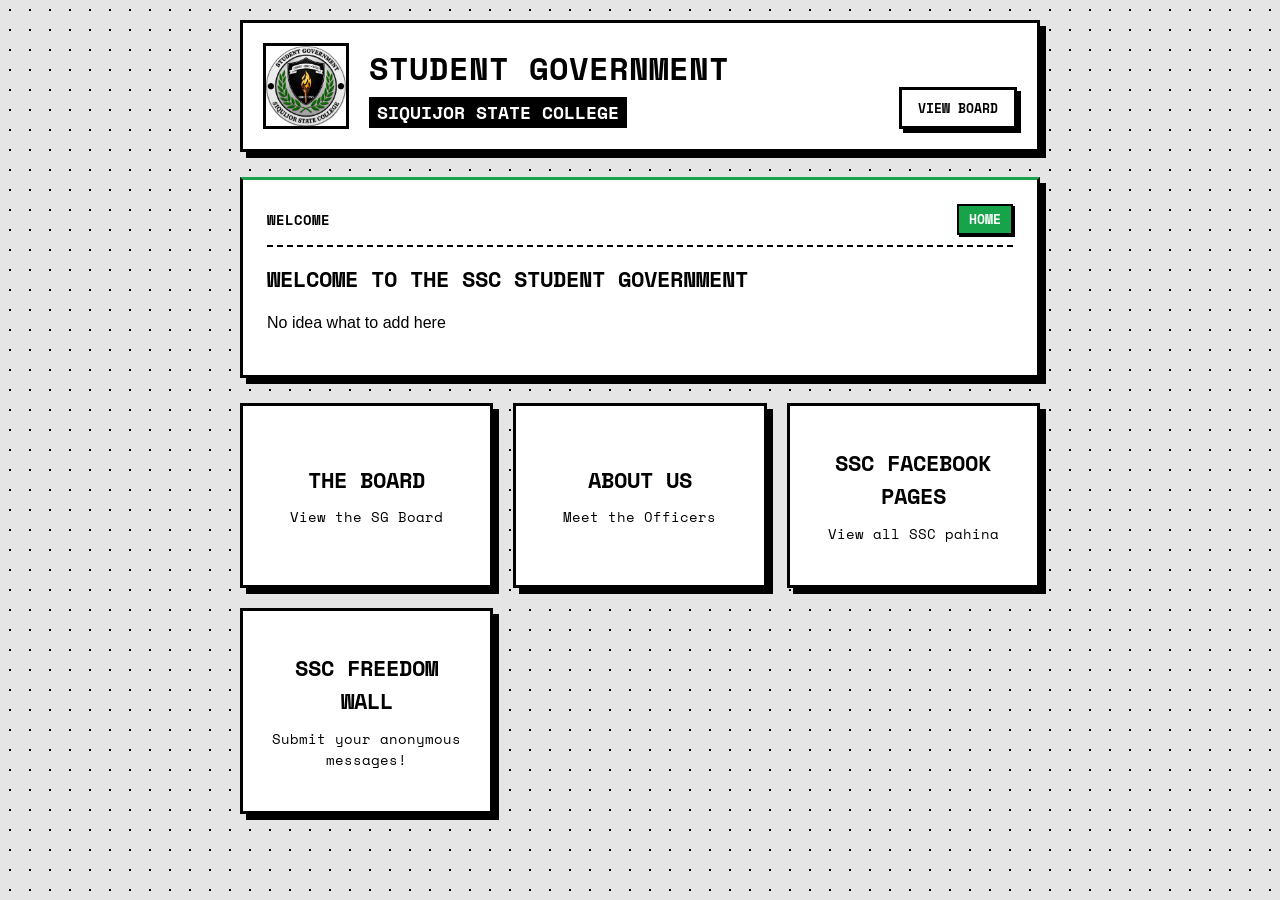
<file: index.html>
<!DOCTYPE html>
<html lang="en">
<head>
    <meta charset="UTF-8">
    <meta name="viewport" content="width=device-width, initial-scale=1.0">
    <meta name="description" content="Unofficial SSC Student Government Website">
    <title>SSC Student Government</title>
    <link href="https://fonts.googleapis.com/css2?family=Space+Mono:ital,wght@0,400;0,700;1,400;1,700&display=swap" rel="stylesheet">
    <link rel="stylesheet" href="style.css">
</head>
<body>
    <div class="container">
        <header class="header window-box">
            <div class="header-branding">
                <img src="logo.jpg" alt="SSC SG Logo" class="sg-logo" onerror="this.style.display='none'">
                <div>
                    <h1>STUDENT GOVERNMENT</h1>
                    <p class="subtitle">SIQUIJOR STATE COLLEGE</p>
                </div>
            </div>
            <div class="toggle-wrapper">
                <a href="board/" style="text-decoration: none;">
                    <button class="btn-retro">VIEW BOARD</button>
                </a>
            </div>
        </header>

        <main class="board">
            
            <div class="card window-box" style="border-top-color: var(--ssc-green);">
                <div class="card-header">
                    <div class="date">WELCOME</div>
                    <div class="badge" style="background-color: var(--ssc-green); color: white;">HOME</div>
                </div>
                <h3>Welcome to the SSC Student Government</h3>
                <div class="markdown-content" style="margin-top: 15px;">
                    <p>No idea what to add here</p>
                </div>
            </div>

            <div style="display: grid; grid-template-columns: repeat(auto-fit, minmax(250px, 1fr)); gap: 20px;">
                
                <a href="board/" class="card window-box clickable" style="text-decoration: none; color: inherit; display: flex; flex-direction: column; align-items: center; text-align: center; justify-content: center; padding: 40px 20px;">
                    <h3>THE BOARD</h3>
                    <p style="margin: 10px 0 0 0; font-size: 0.9rem;">View the SG Board</p>
                </a>

                <a href="officers/" class="card window-box clickable" style="text-decoration: none; color: inherit; display: flex; flex-direction: column; align-items: center; text-align: center; justify-content: center; padding: 40px 20px;">
                    <h3>ABOUT US</h3>
                    <p style="margin: 10px 0 0 0; font-size: 0.9rem;">Meet the Officers</p>
                </a>
                <a href="fbpages/" class="card window-box clickable" style="text-decoration: none; color: inherit; display: flex; flex-direction: column; align-items: center; text-align: center; justify-content: center; padding: 40px 20px;">
                    <h3>SSC Facebook Pages</h3>
                    <p style="margin: 10px 0 0 0; font-size: 0.9rem;">View all SSC pahina</p>
                </a>
                <a href="freedomwall/" class="card window-box clickable" style="text-decoration: none; color: inherit; display: flex; flex-direction: column; align-items: center; text-align: center; justify-content: center; padding: 40px 20px;">
                    <h3>SSC Freedom Wall</h3>
                    <p style="margin: 10px 0 0 0; font-size: 0.9rem;">Submit your anonymous messages!</p>
                </a>
            </div>
        </main>
    </div>
</body>
</html>
</file>
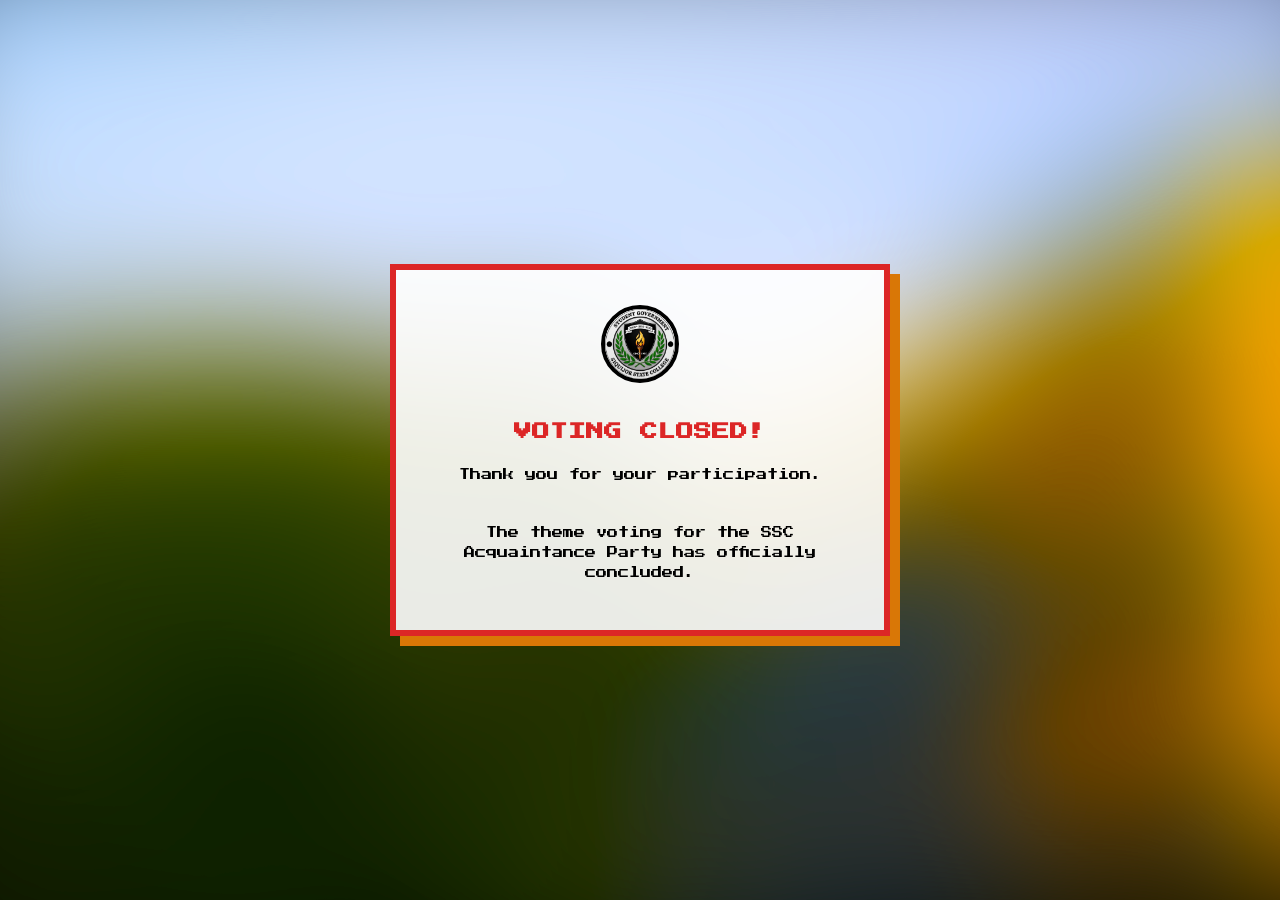
<file: acquaintance/index.html>
<!DOCTYPE html>
<html lang="en">
<head>
    <meta charset="UTF-8">
    <meta name="viewport" content="width=device-width, initial-scale=1.0">
    <title>SSC Acquaintance Theme Voting - CLOSED</title>
    <link href="https://fonts.googleapis.com/css2?family=Press+Start+2P&display=swap" rel="stylesheet">
    <style>
        :root { --dynamic-border: #dc2626; --ssc-gold: #d97706; --brand-black: #000000; }
        
        body, html { 
            margin: 0; 
            padding: 0; 
            width: 100%; 
            min-height: 100%; 
            font-family: 'Press Start 2P', cursive; 
            color: var(--brand-black); 
            background-color: var(--brand-black); 
            display: flex;
            justify-content: center;
            align-items: center;
        }
        
        .bg-layer { 
            position: fixed; 
            top: -10%; 
            left: -10%; 
            width: 120%; 
            height: 120%; 
            background-size: cover; 
            background-position: center center; 
            background-repeat: no-repeat; 
            z-index: 1; 
            filter: blur(80px) saturate(200%);
        }
        
        #bg-layer-1 { opacity: 1; background-image: url('back.jpeg'); } 
        
        .container { 
            position: relative; 
            width: 90%; 
            max-width: 500px; 
            margin: 40px 0;
            background: rgba(255, 255, 255, 0.9); 
            backdrop-filter: blur(5px); 
            border: 6px solid var(--dynamic-border); 
            box-shadow: 10px 10px 0px var(--ssc-gold); 
            z-index: 10; 
            display: flex; 
            flex-direction: column; 
            padding: 35px 25px; 
            box-sizing: border-box; 
        }

        .logo-box { text-align: center; margin-bottom: 25px; }
        .logo-box img { width: 70px; height: 70px; border: 4px solid var(--brand-black); background: #fff; border-radius: 50%; object-fit: cover; }
        
        #response-msg { text-align: center; display: block; }
        #response-msg h2 { font-size: 1.1rem; margin: 10px 0 20px 0; text-transform: uppercase; line-height: 1.5; color: var(--dynamic-border); }
        #response-msg p { font-size: 0.7rem; line-height: 1.8; color: var(--brand-black); }
    </style>
</head>
<body>

    <div id="bg-layer-1" class="bg-layer"></div>

    <div class="container">
        <div class="logo-box"><img src="../logo.jpg" alt="SSC Logo"></div>

        <div id="response-msg">
            <h2>VOTING CLOSED!</h2>
            <p>Thank you for your participation.</p>
            <br>
            <p>The theme voting for the SSC Acquaintance Party has officially concluded.</p>
        </div>
    </div>

</body>
</html>
</file>
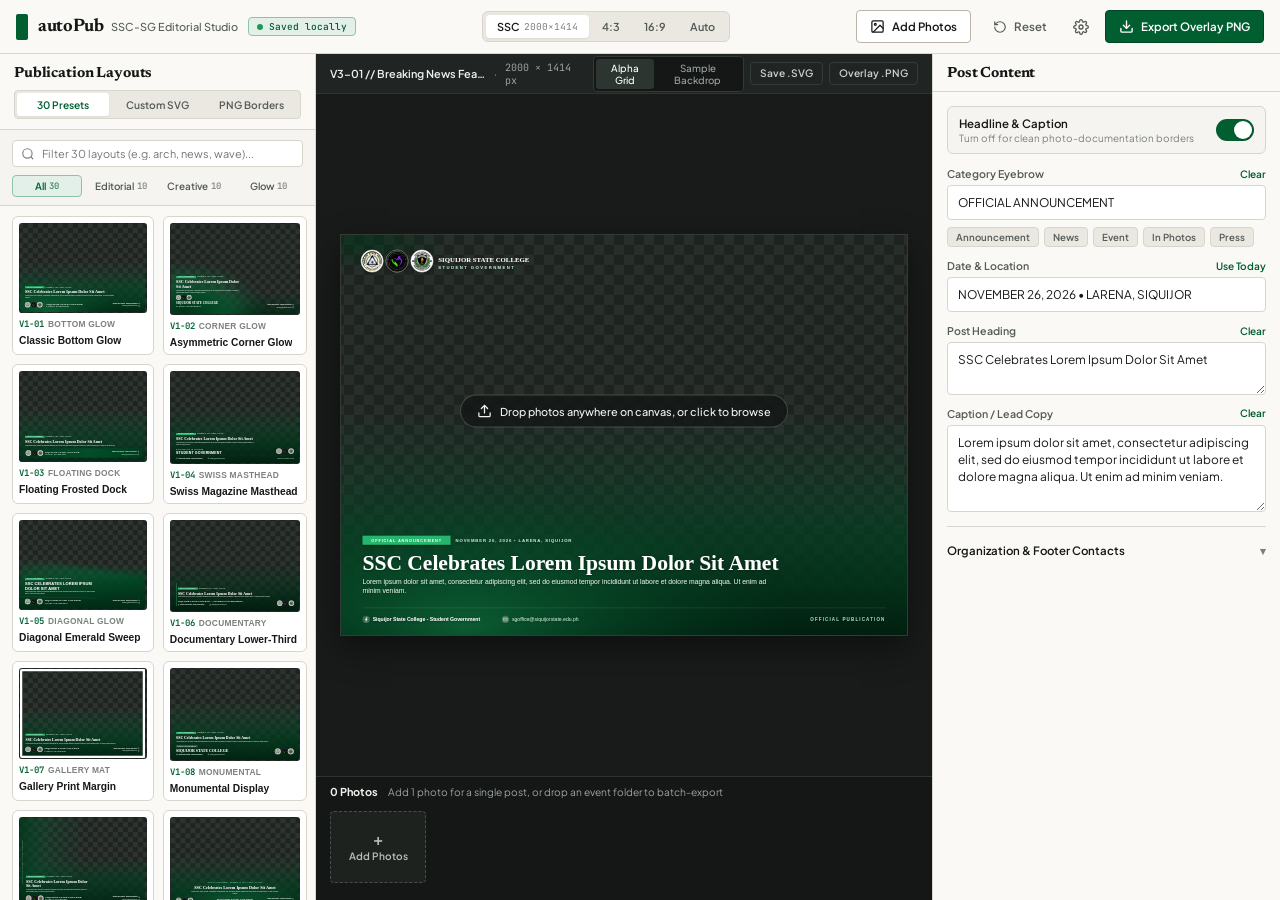
<file: autoposter/index.html>
<!DOCTYPE html>
<html lang="en">
<head>
  <meta charset="UTF-8">
  <meta name="viewport" content="width=device-width, initial-scale=1.0">
  <title>autoPub Studio — SSC-SG Publication &amp; Frame Maker</title>
  <script>
    (function() {
      var p = window.location.pathname;
      if (!p.endsWith('/') && !p.match(/\.[a-zA-Z0-9]+$/)) {
        document.write('<base href="' + p + '/">');
        try { window.history.replaceState(null, '', p + '/' + window.location.search + window.location.hash); } catch(e) {}
      }
    })();
  </script>
  <meta name="description" content="Offline editorial studio for Siquijor State College Student Government pubmats: 30 transparent editable SVG layouts, live typography, and batch framing.">
  <link rel="shortcut icon" href="4x3.png" type="image/png">
  <!-- Editorial & Humanist Typography (gracefully falls back offline to Noto Serif, Lato, Ubuntu Mono) -->
  <link rel="preconnect" href="https://fonts.googleapis.com">
  <link rel="preconnect" href="https://fonts.gstatic.com" crossorigin>
  <link href="https://fonts.googleapis.com/css2?family=JetBrains+Mono:wght@400;500;600&amp;family=Lato:wght@400;700;900&amp;family=Newsreader:opsz,wght@6..72,600;6..72,700&amp;family=Noto+Serif:wght@700&amp;family=Plus+Jakarta+Sans:wght@400;500;600;700&amp;display=swap" rel="stylesheet">
  <link rel="stylesheet" href="style.css?v=6">
  <link rel="manifest" href="manifest.json">
</head>
<body>
  <div class="studio-shell">
    <!-- =================================================================== -->
    <!-- TOP COMMAND BAR                                                     -->
    <!-- =================================================================== -->
    <header class="topbar">
      <div class="topbar-brand">
        <span class="brand-mark" aria-hidden="true"></span>
        <div class="brand-copy">
          <span class="brand-title">autoPub</span>
          <span class="brand-sub">SSC-SG Editorial Studio</span>
        </div>
        <span class="save-pill" id="saveStatusBadge" title="All photos, crops, and text edits are automatically saved locally in your browser">
          <span class="save-dot" aria-hidden="true"></span>
          <span id="saveStatusText">Saved locally</span>
        </span>
      </div>

      <!-- Center Format / Aspect Switcher -->
      <div class="topbar-center">
        <div class="segmented-control" id="ratioSegmented" role="group" aria-label="Output aspect ratio">
          <button type="button" class="seg-btn active" data-ratio="ssc" title="SSC Native A4 Landscape (2000×1414)">
            SSC <span class="mono-dim">2000×1414</span>
          </button>
          <button type="button" class="seg-btn" data-ratio="4:3" title="Standard 4:3 Landscape">
            4:3
          </button>
          <button type="button" class="seg-btn" data-ratio="16:9" title="Widescreen 16:9">
            16:9
          </button>
          <button type="button" class="seg-btn" data-ratio="auto" title="Auto-detect 4:3 or 16:9 per photo">
            Auto
          </button>
        </div>
      </div>

      <!-- Right Global Actions -->
      <div class="topbar-actions">
        <input type="file" id="fileInput" multiple accept="image/png, image/jpeg, image/webp" hidden>
        <button type="button" id="btnAddPhotosTop" class="btn btn-secondary">
          <svg width="15" height="15" viewBox="0 0 24 24" fill="none" stroke="currentColor" stroke-width="2" stroke-linecap="round" stroke-linejoin="round"><rect x="3" y="3" width="18" height="18" rx="2"/><circle cx="8.5" cy="8.5" r="1.5"/><path d="m21 15-5-5L5 21"/></svg>
          <span>Add Photos</span>
        </button>

        <div class="export-Menu-wrap">
          <button type="button" id="btnResetWorkspace" class="btn btn-ghost btn-reset-top" title="Reset all progress, photos, and text back to defaults">
            <svg width="14" height="14" viewBox="0 0 24 24" fill="none" stroke="currentColor" stroke-width="2" stroke-linecap="round" stroke-linejoin="round"><path d="M3 12a9 9 0 1 0 9-9 9.75 9.75 0 0 0-6.74 2.74L3 8"/><path d="M3 3v5h5"/></svg>
            <span>Reset</span>
          </button>
          <button type="button" id="btnOpenSettings" class="btn btn-ghost btn-icon" title="Export Format &amp; Resolution Settings" aria-label="Export settings">
            <svg width="16" height="16" viewBox="0 0 24 24" fill="none" stroke="currentColor" stroke-width="2" stroke-linecap="round" stroke-linejoin="round"><circle cx="12" cy="12" r="3"/><path d="M19.4 15a1.65 1.65 0 0 0 .33 1.82l.06.06a2 2 0 0 1 0 2.83 2 2 0 0 1-2.83 0l-.06-.06a1.65 1.65 0 0 0-1.82-.33 1.65 1.65 0 0 0-1 1.51V21a2 2 0 0 1-2 2 2 2 0 0 1-2-2v-.09A1.65 1.65 0 0 0 9 19.4a1.65 1.65 0 0 0-1.82.33l-.06.06a2 2 0 0 1-2.83 0 2 2 0 0 1 0-2.83l.06-.06a1.65 1.65 0 0 0 .33-1.82 1.65 1.65 0 0 0-1.51-1H3a2 2 0 0 1-2-2 2 2 0 0 1 2-2h.09A1.65 1.65 0 0 0 4.6 9a1.65 1.65 0 0 0-.33-1.82l-.06-.06a2 2 0 0 1 0-2.83 2 2 0 0 1 2.83 0l.06.06a1.65 1.65 0 0 0 1.82.33H9a1.65 1.65 0 0 0 1-1.51V3a2 2 0 0 1 2-2 2 2 0 0 1 2 2v.09a1.65 1.65 0 0 0 1 1.51 1.65 1.65 0 0 0 1.82-.33l.06-.06a2 2 0 0 1 2.83 0 2 2 0 0 1 0 2.83l-.06.06a1.65 1.65 0 0 0-.33 1.82V9a1.65 1.65 0 0 0 1.51 1H21a2 2 0 0 1 2 2 2 2 0 0 1-2 2h-.09a1.65 1.65 0 0 0-1.51 1z"/></svg>
          </button>
        </div>

        <button type="button" id="btnPrimaryExport" class="btn btn-primary" title="Export active post or download all photos as ZIP">
          <svg width="15" height="15" viewBox="0 0 24 24" fill="none" stroke="currentColor" stroke-width="2.2" stroke-linecap="round" stroke-linejoin="round"><path d="M21 15v4a2 2 0 0 1-2 2H5a2 2 0 0 1-2-2v-4"/><polyline points="7 10 12 15 17 10"/><line x1="12" y1="15" x2="12" y2="3"/></svg>
          <span id="primaryExportLabel">Export Overlay PNG</span>
        </button>
      </div>
    </header>

    <!-- Mobile Panel Switcher (Visible on tablets/phones only) -->
    <nav class="mobile-workspace-tabs" id="mobileWorkspaceTabs" aria-label="Workspace panels">
      <button type="button" class="mob-tab active" data-pane="stage">Canvas &amp; Photos</button>
      <button type="button" class="mob-tab" data-pane="templates">Layouts (30)</button>
      <button type="button" class="mob-tab" data-pane="inspector">Edit Text</button>
    </nav>

    <!-- =================================================================== -->
    <!-- 3-ZONE STUDIO BODY                                                  -->
    <!-- =================================================================== -->
    <main class="studio-main">
      <!-- ZONE 1 (LEFT): LAYOUTS & CUSTOM ASSETS DRAWER -->
      <aside class="panel panel-left" id="paneTemplates">
        <div class="panel-header">
          <h2 class="panel-title">Publication Layouts</h2>
          <div class="mode-pills" id="templateModeTabs">
            <button type="button" class="mode-pill active" data-mode="preset">30 Presets</button>
            <button type="button" class="mode-pill" data-mode="svg">Custom SVG</button>
            <button type="button" class="mode-pill" data-mode="png">PNG Borders</button>
          </div>
        </div>

        <!-- Mode A: 30 Built-in SSC-SG Presets -->
        <div id="panelModePreset" class="drawer-body">
          <div class="drawer-controls">
            <div class="search-box">
              <svg class="search-icon" width="14" height="14" viewBox="0 0 24 24" fill="none" stroke="currentColor" stroke-width="2"><circle cx="11" cy="11" r="8"/><line x1="21" y1="21" x2="16.65" y2="16.65"/></svg>
              <input type="search" id="presetSearchInput" placeholder="Filter 30 layouts (e.g. arch, news, wave)...">
            </div>
            <div class="filter-tabs" id="presetSeriesFilter">
              <button type="button" class="filter-tab active" data-series="all">All <span>30</span></button>
              <button type="button" class="filter-tab" data-series="drafts_v3">Editorial <span>10</span></button>
              <button type="button" class="filter-tab" data-series="drafts_v2">Creative <span>10</span></button>
              <button type="button" class="filter-tab" data-series="drafts">Glow <span>10</span></button>
            </div>
          </div>

          <div id="presetGalleryGrid" class="preset-grid" role="listbox" aria-label="30 SSC-SG pubmat templates">
            <!-- Populated by app.js -->
          </div>
        </div>

        <!-- Mode B: Upload Custom Editable SVG -->
        <div id="panelModeSvg" class="drawer-body" hidden>
          <div class="drawer-pad">
            <p class="helper-note">
              Upload any transparent <code>.svg</code> template (including files edited in Inkscape or Figma). Text elements with IDs <code>field-heading</code>, <code>field-caption</code>, <code>field-category</code>, and <code>field-date</code> remain live-editable in the right panel.
            </p>
            <div class="upload-slot-card">
              <div class="slot-thumb checker-bg">
                <img id="previewCustomSvg" alt="Uploaded SVG preview" hidden>
                <span id="placeholderCustomSvg" class="slot-empty-label">No SVG loaded</span>
              </div>
              <div class="slot-meta">
                <strong id="customSvgFilename">Upload .svg overlay</strong>
                <span id="badgeStatusSvg" class="status-tag">Waiting for file</span>
              </div>
              <div class="slot-btns">
                <input type="file" id="inputCustomSvg" accept=".svg,image/svg+xml" hidden>
                <button type="button" id="btnUploadCustomSvg" class="btn btn-secondary btn-sm">Choose .SVG</button>
                <button type="button" id="btnClearCustomSvg" class="btn btn-ghost btn-sm">Clear</button>
              </div>
            </div>
          </div>
        </div>

        <!-- Mode C: Static PNG Borders (4:3 & 16:9) -->
        <div id="panelModePng" class="drawer-body" hidden>
          <div class="drawer-pad">
            <p class="helper-note">
              Use static transparent PNG border files for 4:3 and 16:9 photos. If only one ratio is uploaded, the other defaults to a clean plain crop.
            </p>

            <div class="upload-slot-card">
              <div class="slot-row-head">
                <strong>4:3 PNG Border</strong>
                <span id="badgeStatus4x3" class="status-tag">Demo</span>
              </div>
              <div class="slot-thumb checker-bg">
                <img id="previewBorder4x3" alt="4:3 PNG border preview">
                <span id="placeholder4x3" class="slot-empty-label" hidden>None (Plain Crop)</span>
              </div>
              <div class="slot-btns">
                <input type="file" id="inputCustomBorder4x3" accept="image/png" hidden>
                <button type="button" id="btnUploadBorder4x3" class="btn btn-secondary btn-sm">Upload PNG</button>
                <button type="button" id="btnNone4x3" class="btn btn-ghost btn-sm">None</button>
                <button type="button" id="btnSample4x3" class="btn btn-ghost btn-sm">Demo</button>
              </div>
            </div>

            <div class="upload-slot-card">
              <div class="slot-row-head">
                <strong>16:9 PNG Border</strong>
                <span id="badgeStatus16x9" class="status-tag">Demo</span>
              </div>
              <div class="slot-thumb checker-bg">
                <img id="previewBorder16x9" alt="16:9 PNG border preview">
                <span id="placeholder16x9" class="slot-empty-label" hidden>None (Plain Crop)</span>
              </div>
              <div class="slot-btns">
                <input type="file" id="inputCustomBorder16x9" accept="image/png" hidden>
                <button type="button" id="btnUploadBorder16x9" class="btn btn-secondary btn-sm">Upload PNG</button>
                <button type="button" id="btnNone16x9" class="btn btn-ghost btn-sm">None</button>
                <button type="button" id="btnSample16x9" class="btn btn-ghost btn-sm">Demo</button>
              </div>
            </div>

            <button type="button" id="btnResetBorders" class="btn btn-ghost btn-sm" style="width:100%;">Reset Both to Demo</button>
          </div>
        </div>
      </aside>

      <!-- ZONE 2 (CENTER): INTERACTIVE STAGE & PHOTO FILMSTRIP -->
      <section class="stage-column active-mobile-pane" id="paneStage">
        <!-- Stage Top Info Bar -->
        <div class="stage-topbar">
          <div class="stage-context">
            <span class="stage-tpl-name" id="activePresetName">V3-01 // Breaking News Feature</span>
            <span class="stage-sep">&middot;</span>
            <span class="mono-meta" id="stageResolutionMeta">2000 × 1414 px</span>
          </div>

          <!-- Template Backdrop Switcher (when no photo is selected) & Overlay Exporters -->
          <div class="stage-tools">
            <div class="segmented-mini" id="emptyStageBgToggle" title="Preview backdrop before adding photos">
              <button type="button" id="btnLiveBgChecker" class="seg-mini-btn active">Alpha Grid</button>
              <button type="button" id="btnLiveBgSample" class="seg-mini-btn">Sample Backdrop</button>
            </div>
            <button type="button" id="btnExportActiveSvg" class="btn btn-ghost btn-xs" title="Download standalone transparent editable .SVG">
              Save .SVG
            </button>
            <button type="button" id="btnExportActivePng" class="btn btn-ghost btn-xs" title="Download standalone 2000×1414 transparent .PNG overlay">
              Overlay .PNG
            </button>
          </div>
        </div>

        <!-- Main Canvas Viewport (Also acts as Drag & Drop target) -->
        <div class="stage-well" id="dropzone">
          <div class="artboard-wrap checker-dark" id="artboardWrap">
            <!-- Live SVG preview when 0 photos are loaded -->
            <img id="liveOverlayImg" class="artboard-overlay-preview" alt="Live template preview">

            <!-- Interactive Photo + Overlay Canvas when >=1 photo is selected -->
            <canvas id="stageCanvas" class="stage-canvas" hidden></canvas>

            <!-- Subtle Drop Hint Pill (when 0 photos loaded) -->
            <button type="button" id="btnEmptyDropPrompt" class="stage-drop-pill">
              <svg width="15" height="15" viewBox="0 0 24 24" fill="none" stroke="currentColor" stroke-width="2" stroke-linecap="round" stroke-linejoin="round"><path d="M21 15v4a2 2 0 0 1-2 2H5a2 2 0 0 1-2-2v-4"/><polyline points="17 8 12 3 7 8"/><line x1="12" y1="3" x2="12" y2="15"/></svg>
              <span>Drop photos anywhere on canvas, or click to browse</span>
            </button>

            <!-- Drag-and-drop active veil -->
            <div class="drop-veil" id="dropVeil" aria-hidden="true">
              <div class="drop-veil-box">Release to add photos to studio</div>
            </div>
          </div>
        </div>

        <!-- Direct Framing Bar (Active when a photo is selected) -->
        <div class="stage-framing-bar" id="stageFramingBar" hidden>
          <div class="framing-left">
            <span class="framing-hint">Drag photo to reposition</span>
          </div>
          <div class="framing-zoom">
            <label for="stageZoomSlider" class="mono-meta">Zoom</label>
            <input type="range" id="stageZoomSlider" min="1" max="3" step="0.01" value="1">
            <span id="stageZoomVal" class="mono-meta">1.00×</span>
            <button type="button" id="btnStageResetCrop" class="btn btn-ghost btn-xs">Center</button>
          </div>
          <div class="framing-right">
            <button type="button" id="btnToggleRawHold" class="btn btn-ghost btn-xs" title="Hold to compare raw unframed photo">Hold Raw</button>
            <button type="button" id="btnDownloadCurrent" class="btn btn-secondary btn-xs">Download This Photo</button>
          </div>
        </div>

        <!-- Progress Indicator -->
        <div id="progressBarContainer" class="progress-line" hidden>
          <div id="progressBar" class="progress-line-fill"></div>
        </div>

        <!-- Bottom Filmstrip / Batch Queue -->
        <div class="filmstrip-bar" id="filmstripBar">
          <div class="filmstrip-header">
            <div class="filmstrip-stats">
              <strong id="filmstripCountLabel">0 Photos</strong>
              <span class="filmstrip-sub" id="filmstripSubHint">Add 1 photo for a single post, or drop a whole event folder to batch-export</span>
            </div>
            <div class="filmstrip-actions" id="filmstripBatchActions" hidden>
              <button type="button" id="btnDownloadAllZip" class="btn btn-secondary btn-xs">
                Export All (.ZIP)
              </button>
              <button type="button" id="btnClearAll" class="btn btn-ghost btn-xs text-danger">
                Clear All
              </button>
            </div>
          </div>

          <div class="filmstrip-track" id="imageGrid">
            <button type="button" id="btnFilmstripAdd" class="filmstrip-add-card" title="Add photos from your computer">
              <span class="plus-glyph">+</span>
              <span>Add Photos</span>
            </button>
            <!-- Photo thumbnails appended by app.js -->
          </div>
        </div>
      </section>

      <!-- ZONE 3 (RIGHT): POST TEXT & BRANDING INSPECTOR -->
      <aside class="panel panel-right" id="paneInspector">
        <div class="panel-header">
          <h2 class="panel-title">Post Content</h2>
          <!-- Scope Switcher: Global vs Selected Photo Override -->
          <div class="scope-bar" id="inspectorScopeBar" hidden>
            <div class="mode-pills" id="editScopeTabs">
              <button type="button" class="mode-pill active" data-scope="global">All Photos</button>
              <button type="button" class="mode-pill" data-scope="item" id="btnScopeItem">This Photo</button>
            </div>
          </div>
        </div>

        <div class="inspector-body">
          <!-- Per-Photo Override Banner (shown only when editing "This Photo") -->
          <div id="itemOverrideBanner" class="override-banner" hidden>
            <div class="override-row">
              <label class="switch-row">
                <input type="checkbox" id="chkItemCustomText">
                <span>Custom text for <strong id="overridePhotoName">this photo</strong></span>
              </label>
              <button type="button" id="btnResetItemOverrides" class="link-btn">Reset</button>
            </div>
            <div class="field-group" style="margin-top: 8px;">
              <label for="itemTemplateSelect">Layout for this photo</label>
              <select id="itemTemplateSelect">
                <option value="">Same as global layout</option>
              </select>
            </div>
          </div>

          <!-- Story Overlay Master Switch -->
          <div class="inspector-section">
            <div class="toggle-card">
              <div>
                <div class="toggle-title">Headline &amp; Caption</div>
                <div class="toggle-desc">Turn off for clean photo-documentation borders</div>
              </div>
              <label class="toggle-switch" aria-label="Show headline and caption overlay">
                <input type="checkbox" id="chkShowStory" checked>
                <span class="toggle-track"></span>
              </label>
            </div>

            <div id="storyFieldsContainer" class="fields-stack">
              <div class="field-group">
                <div class="label-row">
                  <label for="inputCategory">Category Eyebrow</label>
                  <button type="button" class="link-btn preset-cat-chip" data-cat="">Clear</button>
                </div>
                <input type="text" id="inputCategory" value="OFFICIAL ANNOUNCEMENT" placeholder="e.g. CAMPUS NEWS">
                <div class="chip-strip">
                  <button type="button" class="chip preset-cat-chip" data-cat="OFFICIAL ANNOUNCEMENT">Announcement</button>
                  <button type="button" class="chip preset-cat-chip" data-cat="CAMPUS NEWS">News</button>
                  <button type="button" class="chip preset-cat-chip" data-cat="EVENT UPDATE">Event</button>
                  <button type="button" class="chip preset-cat-chip" data-cat="IN PHOTOS">In Photos</button>
                  <button type="button" class="chip preset-cat-chip" data-cat="PRESS RELEASE">Press</button>
                </div>
              </div>

              <div class="field-group">
                <div class="label-row">
                  <label for="inputDate">Date &amp; Location</label>
                  <button type="button" id="btnSetToday" class="link-btn">Use Today</button>
                </div>
                <input type="text" id="inputDate" value="NOVEMBER 26, 2026 • LARENA, SIQUIJOR" placeholder="DATE • VENUE">
              </div>

              <div class="field-group">
                <div class="label-row">
                  <label for="inputHeading">Post Heading</label>
                  <button type="button" id="btnClearHeading" class="link-btn">Clear</button>
                </div>
                <textarea id="inputHeading" rows="2" placeholder="Write headline (auto-wraps &amp; scales to fit)...">SSC Celebrates Lorem Ipsum Dolor Sit Amet</textarea>
              </div>

              <div class="field-group">
                <div class="label-row">
                  <label for="inputCaption">Caption / Lead Copy</label>
                  <button type="button" id="btnClearCaption" class="link-btn">Clear</button>
                </div>
                <textarea id="inputCaption" rows="4" placeholder="Write short summary or photo caption...">Lorem ipsum dolor sit amet, consectetur adipiscing elit, sed do eiusmod tempor incididunt ut labore et dolore magna aliqua. Ut enim ad minim veniam.</textarea>
              </div>
            </div>
          </div>

          <!-- Collapsible Organization Branding & Socials -->
          <details class="inspector-accordion" id="brandingAccordion">
            <summary class="accordion-summary">
              <span>Organization &amp; Footer Contacts</span>
              <span class="accordion-chevron" aria-hidden="true">▾</span>
            </summary>
            <div class="accordion-content">
              <div class="field-group">
                <label for="inputOrgTitle">Institution Name</label>
                <input type="text" id="inputOrgTitle" value="SIQUIJOR STATE COLLEGE">
              </div>
              <div class="field-group">
                <label for="inputOrgSubtitle">Organization / Office</label>
                <input type="text" id="inputOrgSubtitle" value="STUDENT GOVERNMENT">
              </div>
              <div class="field-group">
                <label for="inputFacebook">Facebook Page</label>
                <input type="text" id="inputFacebook" value="Siquijor State College - Student Government">
              </div>
              <div class="field-group">
                <label for="inputEmail">Official Email</label>
                <input type="text" id="inputEmail" value="sgoffice@siquijorstate.edu.ph">
              </div>
              <button type="button" id="btnResetTextDefaults" class="btn btn-ghost btn-sm" style="width: 100%;">
                Restore Default SSC-SG Text
              </button>
            </div>
          </details>
        </div>
      </aside>
    </main>
  </div>

  <!-- Export & Resolution Settings Popover Modal -->
  <div id="settingsModal" class="modal-backdrop" aria-hidden="true">
    <div class="modal-card" role="dialog" aria-labelledby="settingsModalHeading">
      <div class="modal-head">
        <h3 id="settingsModalHeading">Export Settings</h3>
        <button type="button" class="icon-close" id="btnCloseSettingsModal" aria-label="Close">&times;</button>
      </div>
      <div class="modal-content">
        <div class="field-group">
          <label for="settingResolution">Output Resolution</label>
          <select id="settingResolution">
            <option value="highres" selected>High-Res Print &amp; Social (SSC 2000×1414 · 4:3 1440×1080 · 16:9 2400×1350)</option>
            <option value="standard">Standard Web (SSC 1414×1000 · 4:3 1200×900 · 16:9 1920×1080)</option>
          </select>
        </div>
        <div class="field-group">
          <label for="settingFormat">Image Format</label>
          <select id="settingFormat">
            <option value="image/png" selected>PNG — Lossless crisp typography</option>
            <option value="image/jpeg">JPEG — Smaller file size (93% quality)</option>
          </select>
        </div>
        <div class="field-group">
          <label for="settingPrefix">Filename Prefix</label>
          <input type="text" id="settingPrefix" value="pubmat_">
        </div>
      </div>
      <div class="modal-foot">
        <button type="button" id="btnCancelSettings" class="btn btn-ghost">Cancel</button>
        <button type="button" id="btnSaveSettings" class="btn btn-primary">Save Settings</button>
      </div>
    </div>
  </div>

  <!-- Reset Workspace Confirmation Modal -->
  <div id="resetModal" class="modal-backdrop" aria-hidden="true">
    <div class="modal-card" role="alertdialog" aria-modal="true" aria-labelledby="resetModalHeading" aria-describedby="resetModalDesc">
      <div class="modal-head">
        <h3 id="resetModalHeading">Reset Studio Progress?</h3>
        <button type="button" class="icon-close" id="btnCloseResetModal" aria-label="Close">&times;</button>
      </div>
      <div class="modal-content">
        <p id="resetModalDesc" class="modal-body-text">
          This will clear all uploaded photos, crop &amp; zoom adjustments, custom templates, and edited post text from local storage, restoring the studio to its default state.
        </p>
        <div class="reset-summary-box" id="resetSummaryBox">
          All locally saved session data will be permanently cleared.
        </div>
      </div>
      <div class="modal-foot">
        <button type="button" id="btnCancelReset" class="btn btn-secondary">Keep Working</button>
        <button type="button" id="btnConfirmReset" class="btn btn-danger-solid">Reset Everything</button>
      </div>
    </div>
  </div>

  <!-- Local Offline Scripts -->
  <script src="borders-data.js"></script>
  <script src="pubmat-templates.js"></script>
  <script src="jszip.min.js"></script>
  <script src="app.js"></script>
</body>
</html>
</file>
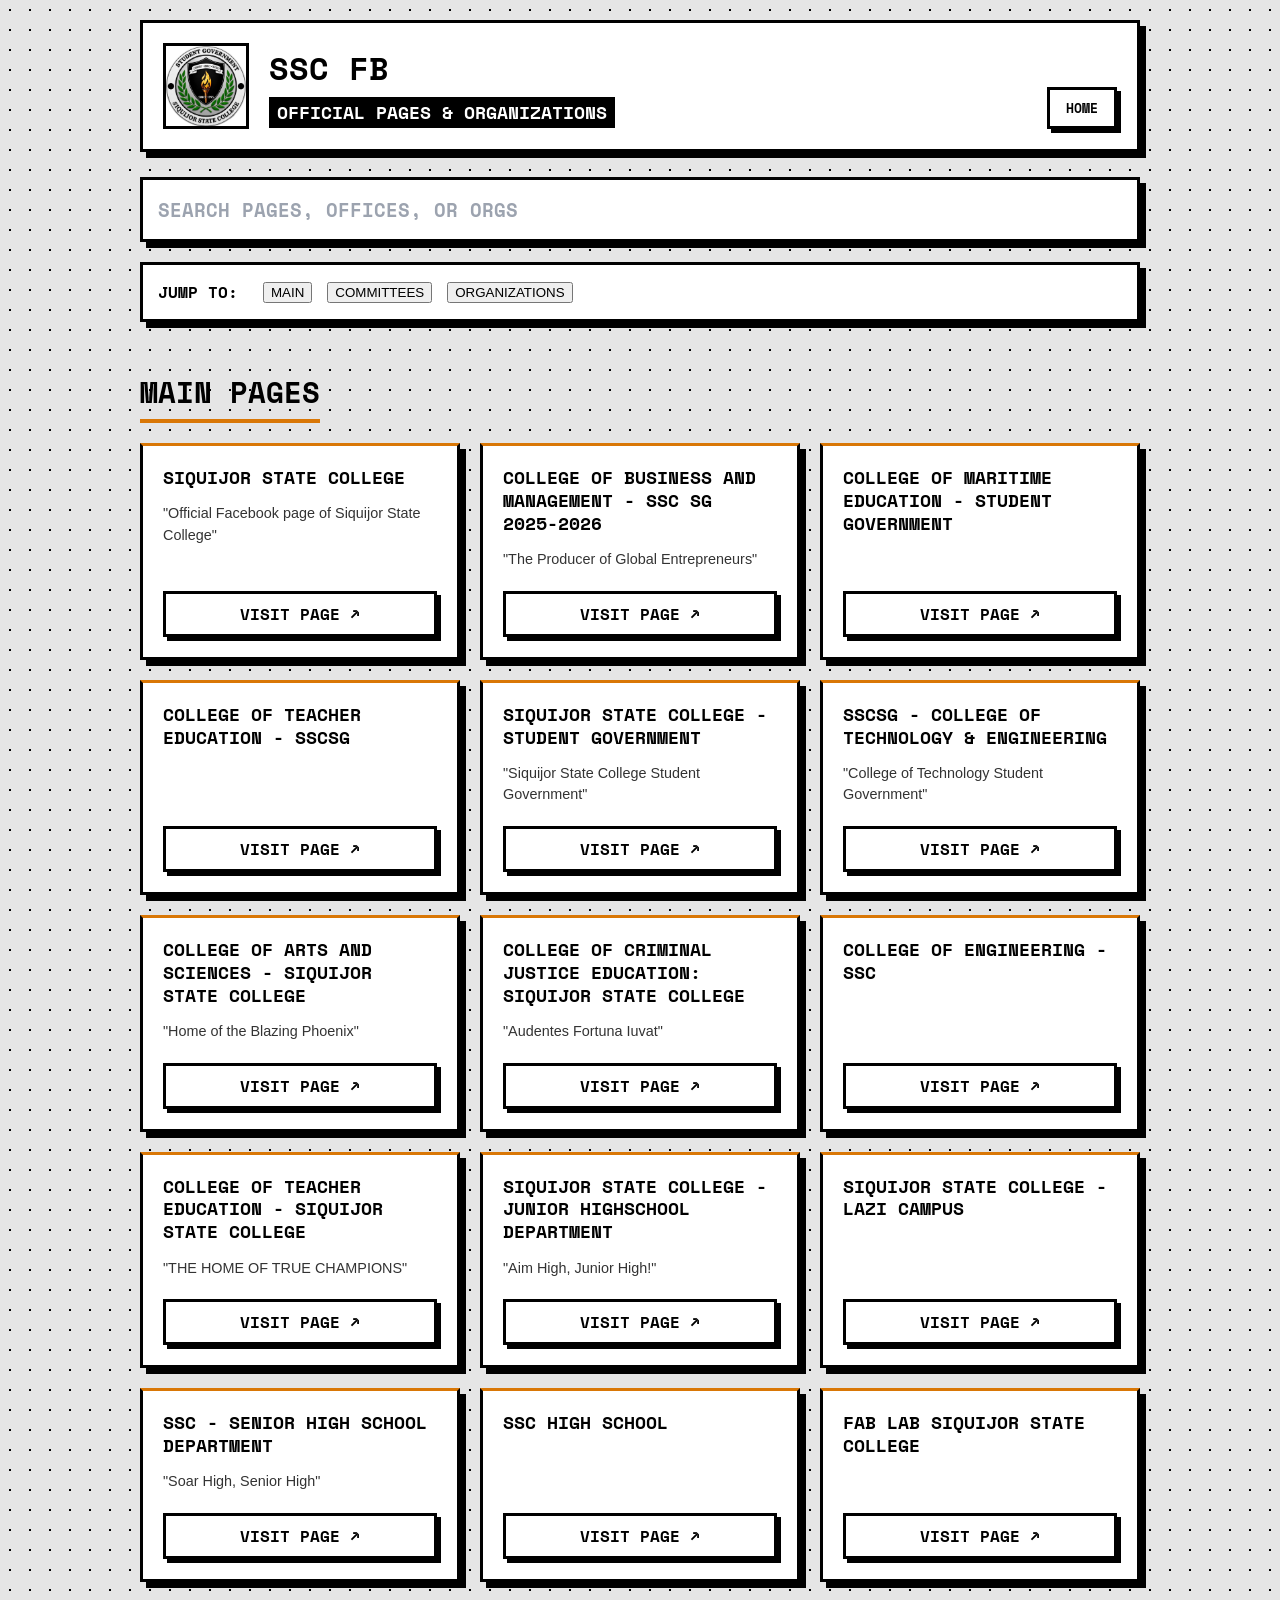
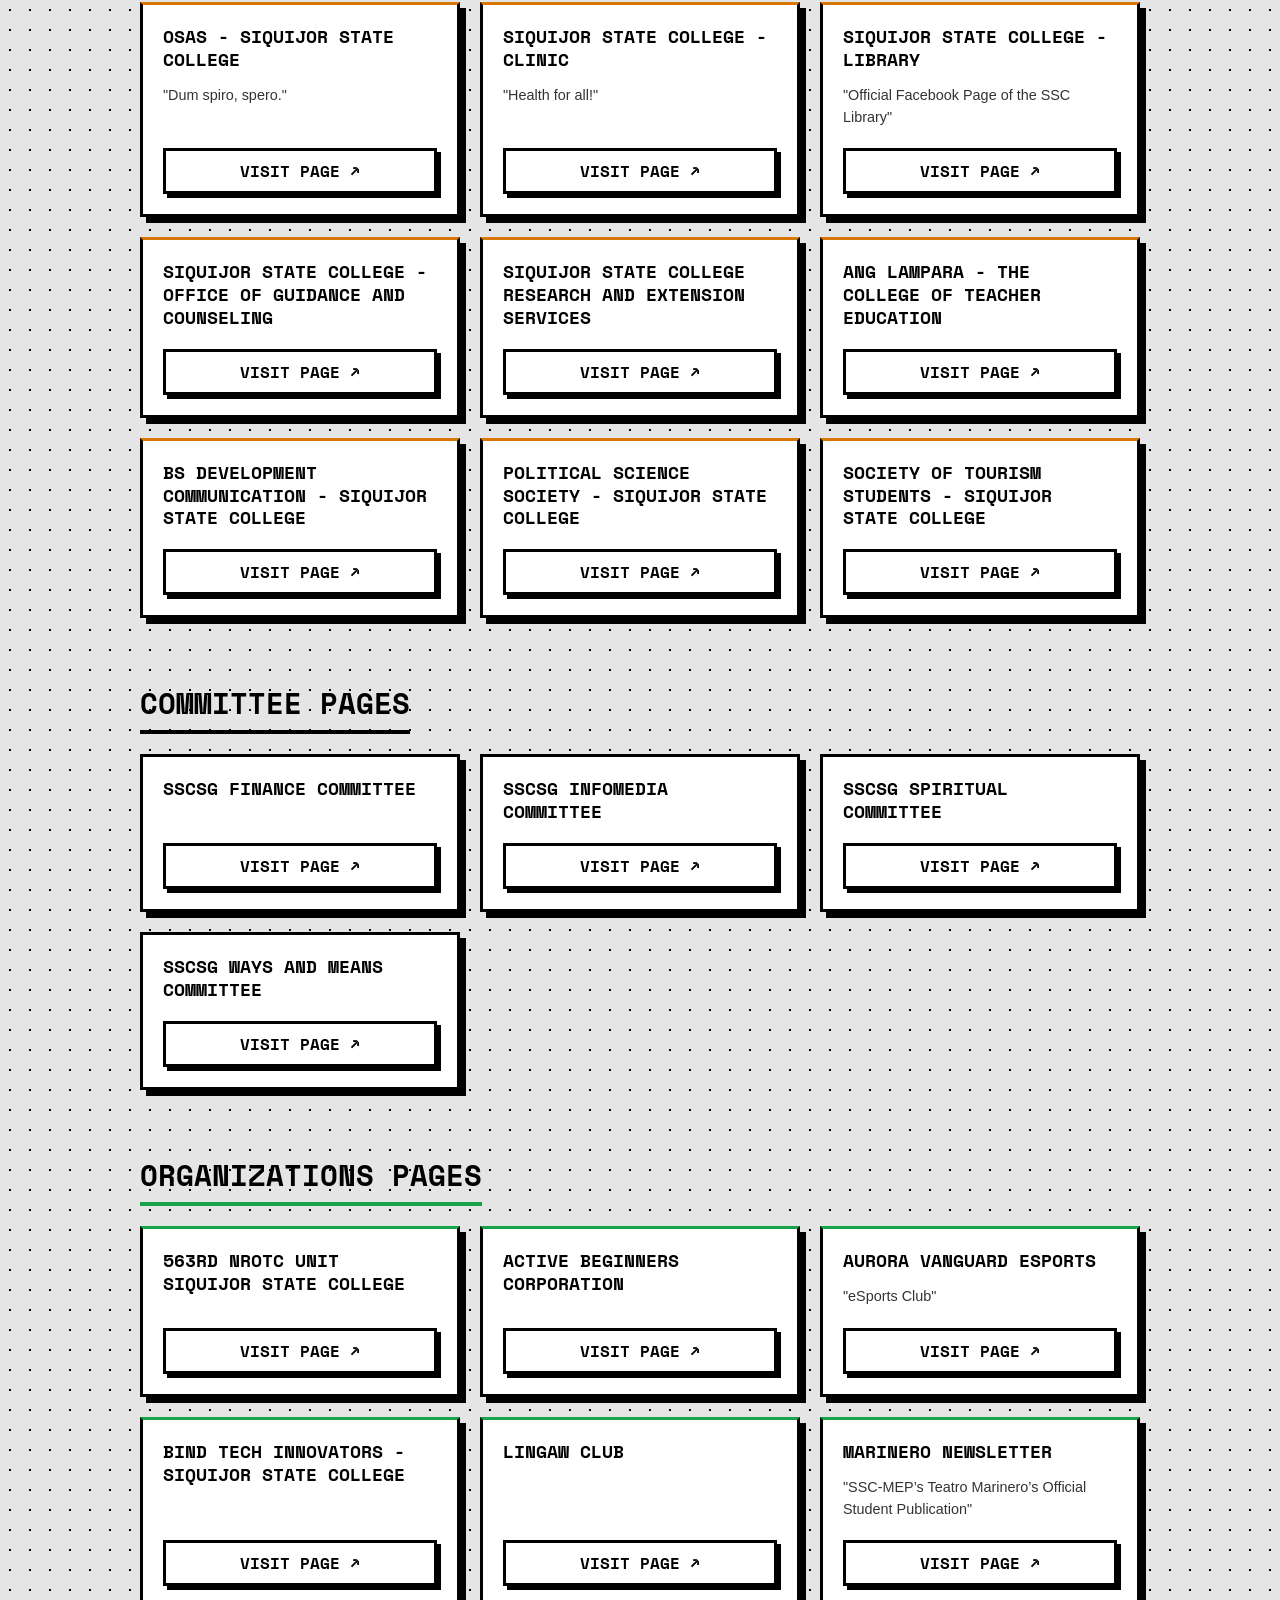
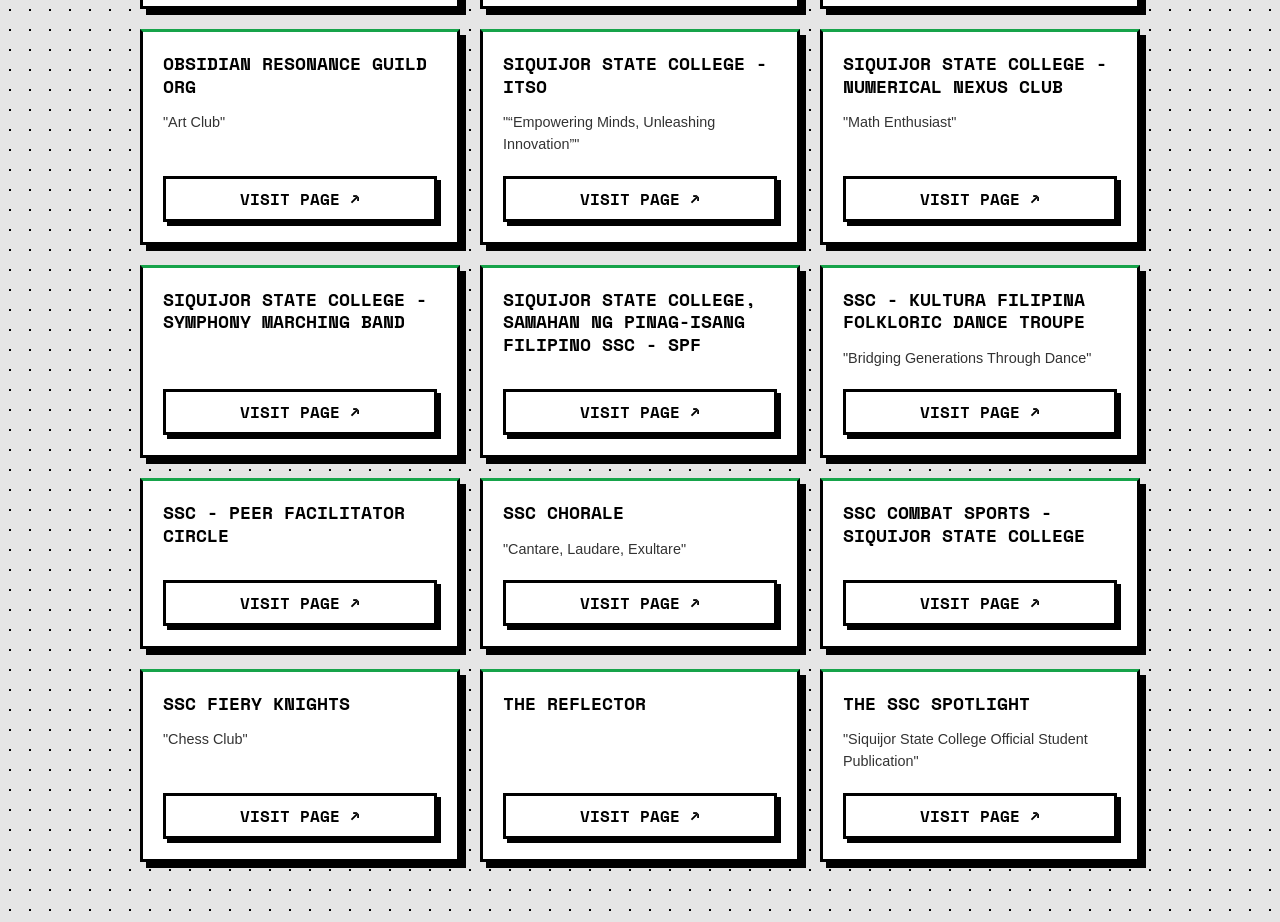
<file: fbpages/index.html>
<!DOCTYPE html>
<html lang="en">
<head>
    <meta charset="UTF-8">
    <meta name="viewport" content="width=device-width, initial-scale=1.0">
    <title>SSC Directory - Facebook Pages</title>
    <link href="https://fonts.googleapis.com/css2?family=Space+Mono:ital,wght@0,400;0,700;1,400;1,700&display=swap" rel="stylesheet">
    <link rel="stylesheet" href="../style.css">
    <style>
        .search-container {
            margin-bottom: 20px;
        }

        .search-input {
            width: 100%;
            box-sizing: border-box;
            padding: 15px;
            font-family: 'Space Mono', 'Courier New', monospace;
            font-size: 1.2rem;
            font-weight: 700;
            border: 3px solid var(--ssc-black);
            box-shadow: 6px 6px 0px var(--ssc-black);
            text-transform: uppercase;
            transition: all 0.1s ease;
        }

        .search-input:focus {
            outline: none;
            border-color: var(--ssc-green);
            box-shadow: 6px 6px 0px var(--ssc-green);
            background: #f8fafc;
        }

        .search-input::placeholder {
            color: #9ca3af;
        }

        .directory-controls {
            display: flex;
            gap: 15px;
            margin-bottom: 25px;
            flex-wrap: wrap;
            align-items: center;
        }

        .category-section {
            margin-bottom: 40px;
        }

        .category-header {
            font-size: 1.8rem;
            font-weight: 700;
            text-transform: uppercase;
            border-bottom: 4px solid var(--ssc-black);
            padding-bottom: 5px;
            margin-bottom: 20px;
            color: var(--ssc-black);
            display: inline-block;
        }

        .directory-grid {
            display: grid;
            grid-template-columns: repeat(auto-fill, minmax(300px, 1fr));
            gap: 20px;
        }

        .page-card {
            display: flex;
            flex-direction: column;
            justify-content: space-between;
            background: var(--card-bg);
            padding: 20px;
            border: 3px solid var(--ssc-black);
            box-shadow: 6px 6px 0px var(--ssc-black);
            transition: all 0.1s ease;
        }

        .page-card:hover {
            transform: translate(-2px, -2px);
            box-shadow: 8px 8px 0px var(--ssc-black);
        }

        .page-name {
            font-size: 1.1rem;
            font-weight: 700;
            margin: 0 0 10px 0;
            text-transform: uppercase;
            line-height: 1.3;
        }

        .page-desc {
            font-family: sans-serif;
            font-size: 0.9rem;
            color: var(--text-muted);
            margin-bottom: 20px;
            flex-grow: 1;
        }

        .btn-visit {
            text-align: center;
            text-decoration: none;
            display: block;
            width: 100%;
            box-sizing: border-box;
        }

        .no-results {
            text-align: center;
            padding: 40px;
            border: 3px dashed var(--ssc-black);
            background: var(--card-bg);
        }
    </style>
</head>
<body>
    <div class="container" style="max-width: 1000px;">
        <header class="header window-box">
            <div class="header-branding">
                <img src="../logo.jpg" alt="SSC SG Logo" class="sg-logo" onerror="this.style.display='none'">
                <div>
                    <h1>SSC FB</h1>
                    <p class="subtitle">OFFICIAL PAGES & ORGANIZATIONS</p>
                </div>
            </div>
            <div class="toggle-wrapper">
                <a href="../" style="text-decoration: none;">
                    <button class="btn-retro">HOME</button>
                </a>
            </div>
        </header>
        <div class="search-container">
            <input type="text" id="search-input" class="search-input" placeholder="SEARCH PAGES, OFFICES, OR ORGS">
        </div>
        <div class="directory-controls window-box" style="padding: 15px;">
            <strong style="margin-right: 10px;">JUMP TO:</strong>
            <button class="btn-sm" onclick="document.getElementById('cat-main')?.scrollIntoView({behavior: 'smooth'})">MAIN</button>
            <button class="btn-sm" onclick="document.getElementById('cat-committee')?.scrollIntoView({behavior: 'smooth'})">COMMITTEES</button>
            <button class="btn-sm" onclick="document.getElementById('cat-organizations')?.scrollIntoView({behavior: 'smooth'})">ORGANIZATIONS</button>
        </div>
        <main id="directory-container">
        </main>
    </div>

    <script>
        const rawData = [
            { category: "MAIN", weight: 1, name: "Siquijor State College", url: "https://www.facebook.com/siquijorstatecollege.officialpage", desc: "Official Facebook page of Siquijor State College" },
            
            { category: "MAIN", weight: 2, name: "Siquijor State College - Student Government", url: "https://www.facebook.com/profile.php?id=100093271257569", desc: "Siquijor State College Student Government" },
            { category: "MAIN", weight: 2, name: "SSCSG - College of Technology & Engineering", url: "https://www.facebook.com/profile.php?id=100094078005578", desc: "College of Technology Student Government" },
            { category: "MAIN", weight: 2, name: "College of Business and Management - SSC SG 2025-2026", url: "https://www.facebook.com/profile.php?id=100094203841652", desc: "The Producer of Global Entrepreneurs" },
            { category: "MAIN", weight: 2, name: "College of Teacher Education - SSCSG", url: "https://www.facebook.com/profile.php?id=61566492393813", desc: "" },
            { category: "MAIN", weight: 2, name: "College of Maritime Education - Student Government", url: "https://www.facebook.com/profile.php?id=61579132783471", desc: "" },
            
            { category: "MAIN", weight: 3, name: "Siquijor State College - Lazi Campus", url: "https://www.facebook.com/SSCLaziCampusPage", desc: "" },
            { category: "MAIN", weight: 3, name: "College of Teacher Education - Siquijor State College", url: "https://www.facebook.com/profile.php?id=61586653992679", desc: "THE HOME OF TRUE CHAMPIONS" },
            { category: "MAIN", weight: 3, name: "College of Arts and Sciences - Siquijor State College", url: "https://www.facebook.com/cassiquijorstate", desc: "Home of the Blazing Phoenix" },
            { category: "MAIN", weight: 3, name: "College of Engineering - SSC", url: "https://www.facebook.com/collegeofengineeringssc", desc: "" },
            { category: "MAIN", weight: 3, name: "College of Criminal Justice Education: Siquijor State College", url: "https://www.facebook.com/ssc.ccje", desc: "Audentes Fortuna Iuvat" },
            { category: "MAIN", weight: 3, name: "SSC - Senior High School Department", url: "https://www.facebook.com/profile.php?id=100094310104277", desc: "Soar High, Senior High" },
            { category: "MAIN", weight: 3, name: "Siquijor State College - Junior Highschool Department", url: "https://www.facebook.com/profile.php?id=61588067100257", desc: "Aim High, Junior High!" },
            { category: "MAIN", weight: 3, name: "SSC High School", url: "https://www.facebook.com/SSCHSdepartment", desc: "" },
            
            { category: "MAIN", weight: 4, name: "OSAS - Siquijor State College", url: "https://www.facebook.com/sscianatheart", desc: "Dum spiro, spero." },
            { category: "MAIN", weight: 4, name: "Siquijor State College - Library", url: "https://www.facebook.com/libraryssc", desc: "Official Facebook Page of the SSC Library" },
            { category: "MAIN", weight: 4, name: "Siquijor State College - Office of Guidance and Counseling", url: "https://www.facebook.com/GuidanceSSC", desc: "" },
            { category: "MAIN", weight: 4, name: "Siquijor State College - Clinic", url: "https://www.facebook.com/profile.php?id=61551841652529", desc: "Health for all!" },
            { category: "MAIN", weight: 4, name: "Siquijor State College Research and Extension Services", url: "https://www.facebook.com/profile.php?id=61560261252714", desc: "" },
            { category: "MAIN", weight: 4, name: "Fab Lab Siquijor State College", url: "https://www.facebook.com/profile.php?id=61565129047516", desc: "" },
            
            { category: "MAIN", weight: 5, name: "BS Development Communication - Siquijor State College", url: "https://www.facebook.com/profile.php?id=100087077833761", desc: "" },
            { category: "MAIN", weight: 5, name: "Ang Lampara - The College of Teacher Education", url: "https://www.facebook.com/profile.php?id=61583590121477", desc: "" },
            { category: "MAIN", weight: 5, name: "Political Science Society - Siquijor State College", url: "https://www.facebook.com/profile.php?id=61580909920250", desc: "" },
            { category: "MAIN", weight: 5, name: "Society of Tourism Students - Siquijor State College", url: "https://www.facebook.com/profile.php?id=100090907838387", desc: "" },

            { category: "COMMITTEE", weight: 6, name: "SSCSG InfoMedia Committee", url: "https://www.facebook.com/profile.php?id=61550598514548", desc: "" },
            { category: "COMMITTEE", weight: 6, name: "SscSg Spiritual Committee", url: "https://www.facebook.com/profile.php?id=61554425781042", desc: "" },
            { category: "COMMITTEE", weight: 6, name: "SSCSG Finance Committee", url: "https://www.facebook.com/profile.php?id=61551257415902", desc: "" },
            { category: "COMMITTEE", weight: 6, name: "SSCSG Ways and Means Committee", url: "https://www.facebook.com/profile.php?id=61564849895374", desc: "" },
            
            { category: "ORGANIZATIONS", weight: 6, name: "SSC Combat Sports - Siquijor State College", url: "https://www.facebook.com/profile.php?id=61584578682303", desc: "" },
            { category: "ORGANIZATIONS", weight: 6, name: "LINGAW Club", url: "https://www.facebook.com/profile.php?id=100054312949224", desc: "" },
            { category: "ORGANIZATIONS", weight: 6, name: "The Reflector", url: "https://www.facebook.com/profile.php?id=61554425781042", desc: "" },
            { category: "ORGANIZATIONS", weight: 6, name: "BInd Tech Innovators - Siquijor State College", url: "https://www.facebook.com/profile.php?id=61568619150582", desc: "" },
            { category: "ORGANIZATIONS", weight: 6, name: "Siquijor State College - ITSO", url: "https://www.facebook.com/profile.php?id=61553998990870", desc: "“Empowering Minds, Unleashing Innovation”" },
            { category: "ORGANIZATIONS", weight: 6, name: "The SSC Spotlight", url: "https://www.facebook.com/profile.php?id=61582055527141", desc: "Siquijor State College Official Student Publication" },
            { category: "ORGANIZATIONS", weight: 6, name: "SSC - Peer Facilitator Circle", url: "https://www.facebook.com/profile.php?id=61564021630332", desc: "" },
            { category: "ORGANIZATIONS", weight: 6, name: "Siquijor State College - Numerical Nexus Club", url: "https://www.facebook.com/profile.php?id=61553292962120", desc: "Math Enthusiast" },
            { category: "ORGANIZATIONS", weight: 6, name: "Obsidian Resonance Guild ORG", url: "https://www.facebook.com/profile.php?id=61590016508059", desc: "Art Club" },
            { category: "ORGANIZATIONS", weight: 6, name: "Aurora Vanguard Esports", url: "https://www.facebook.com/profile.php?id=61565194358423", desc: "eSports Club" },
            { category: "ORGANIZATIONS", weight: 6, name: "Siquijor State College - Symphony Marching Band", url: "https://www.facebook.com/profile.php?id=61581262463034", desc: "" },
            { category: "ORGANIZATIONS", weight: 6, name: "SSC Chorale", url: "https://www.facebook.com/ssc.chorale24", desc: "Cantare, Laudare, Exultare" },
            { category: "ORGANIZATIONS", weight: 6, name: "SSC - Kultura Filipina Folkloric Dance Troupe", url: "https://www.facebook.com/gabcarcueva06", desc: "Bridging Generations Through Dance" },
            { category: "ORGANIZATIONS", weight: 6, name: "SSC Fiery Knights", url: "https://www.facebook.com/kahitpaanoph", desc: "Chess Club" },
            { category: "ORGANIZATIONS", weight: 6, name: "Siquijor State College, Samahan ng Pinag-isang Filipino SSC - SPF", url: "https://www.facebook.com/profile.php?id=100095586245301", desc: "" },
            { category: "ORGANIZATIONS", weight: 6, name: "563rd NROTC Unit Siquijor State College", url: "https://www.facebook.com/563rdnrotcussc", desc: "" },
            { category: "ORGANIZATIONS", weight: 6, name: "Marinero Newsletter", url: "https://www.facebook.com/profile.php?id=61581527244314", desc: "SSC-MEP’s Teatro Marinero’s Official Student Publication" },
            { category: "ORGANIZATIONS", weight: 6, name: "Active Beginners Corporation", url: "https://www.facebook.com/activebeginnersclub1239", desc: "" }
        ];

        rawData.sort((a, b) => {
            if (a.weight !== b.weight) return a.weight - b.weight;
            return a.name.localeCompare(b.name);
        });

        const container = document.getElementById('directory-container');

        function renderDirectory(dataToRender) {
            container.innerHTML = '';
            const categories = {
                "MAIN": { id: "cat-main", color: "var(--ssc-gold)", data: [] },
                "COMMITTEE": { id: "cat-committee", color: "var(--ssc-black)", data: [] },
                "ORGANIZATIONS": { id: "cat-organizations", color: "var(--ssc-green)", data: [] }
            };

            dataToRender.forEach(page => {
                if(categories[page.category]) {
                    categories[page.category].data.push(page);
                }
            });

            let hasResults = false;

            Object.keys(categories).forEach(catKey => {
                const cat = categories[catKey];
                                if (cat.data.length === 0) return; 
                hasResults = true;
                
                const section = document.createElement('div');
                section.className = 'category-section';
                section.id = cat.id;

                const header = document.createElement('h2');
                header.className = 'category-header';
                header.style.borderColor = cat.color;
                header.innerText = catKey + " PAGES";
                section.appendChild(header);

                const grid = document.createElement('div');
                grid.className = 'directory-grid';

                cat.data.forEach(page => {
                    const card = document.createElement('div');
                    card.className = 'page-card';
                    card.style.borderTopColor = cat.color;

                    const descHtml = page.desc ? `<p class="page-desc">"${page.desc}"</p>` : `<p class="page-desc" style="font-style: italic; opacity: 0.5;"></p>`;

                    card.innerHTML = `
                        <div>
                            <h3 class="page-name">${page.name}</h3>
                            ${descHtml}
                        </div>
                        <a href="${page.url}" target="_blank" rel="noopener noreferrer" class="btn-retro btn-visit">VISIT PAGE ↗</a>
                    `;
                    grid.appendChild(card);
                });
                section.appendChild(grid);
                container.appendChild(section);
            });
            if (!hasResults) {
                container.innerHTML = `
                    <div class="no-results window-box">
                        <h2 style="margin-top: 0;">[ ERROR: NO DATA FOUND ]</h2>
                        <p style="margin-bottom: 0;">Try adjusting your search keywords.</p>
                    </div>
                `;
            }
        }
        document.getElementById('search-input').addEventListener('input', (e) => {
            const query = e.target.value.toLowerCase();
            
            const filteredData = rawData.filter(page => {
                return page.name.toLowerCase().includes(query) || 
                       page.desc.toLowerCase().includes(query) ||
                       page.category.toLowerCase().includes(query);
            });
            
            renderDirectory(filteredData);
        });
        renderDirectory(rawData);
    </script>
</body>
</html>
</file>
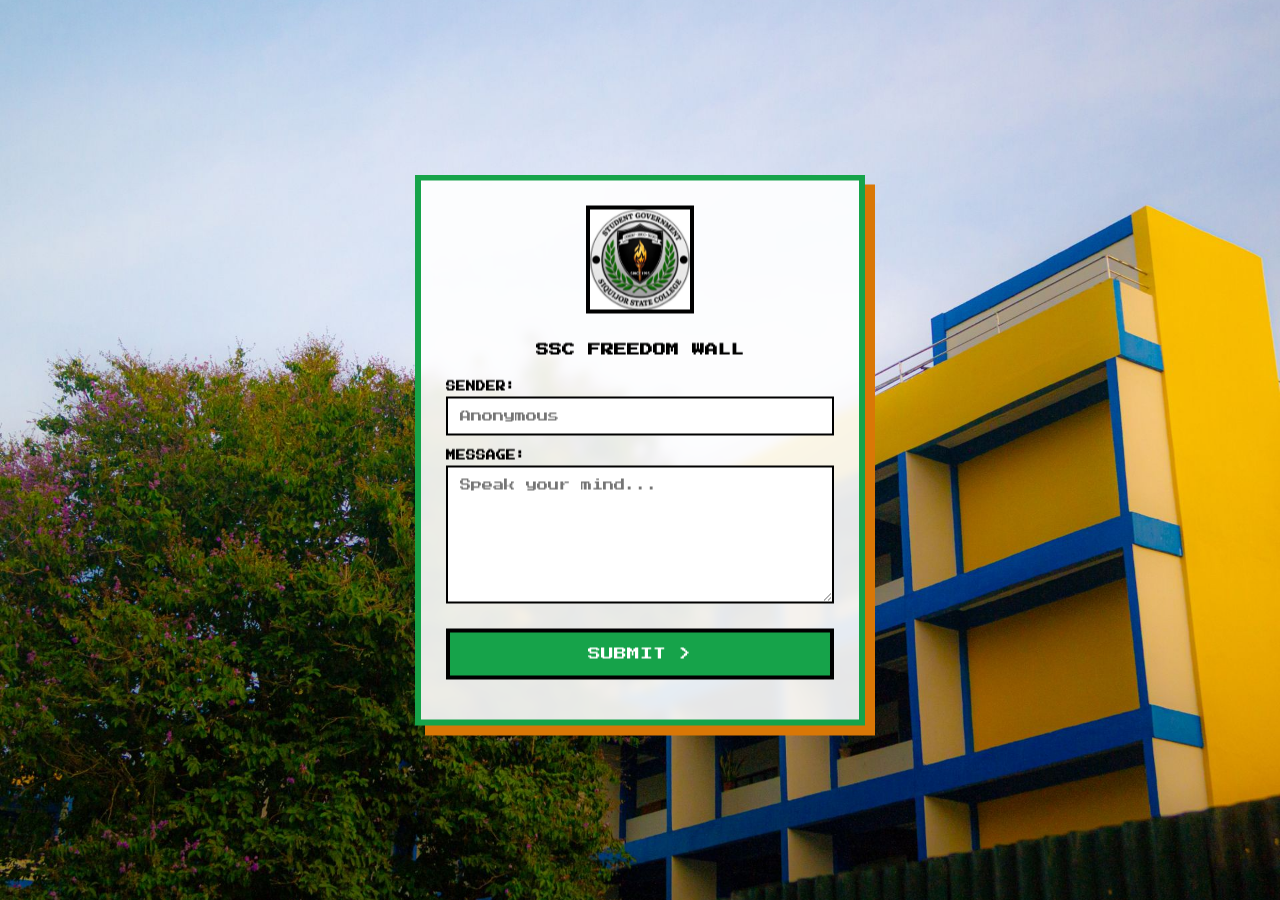
<file: freedomwall/index.html>
<!DOCTYPE html>
<html lang="en">
<head>
    <meta charset="UTF-8">
    <meta name="viewport" content="width=device-width, initial-scale=1.0">
    <title>SSC Freedom Wall</title>
    <link href="https://fonts.googleapis.com/css2?family=Press+Start+2P&display=swap" rel="stylesheet">
    <style>
        :root {
            --ssc-green: #16a34a; 
            --ssc-gold: #d97706;  
            --brand-white: #FFFFFF;
            --brand-black: #000000;
        }
        body, html {
            margin: 0; padding: 0; width: 100%; height: 100%;
            font-family: 'Press Start 2P', cursive;
            color: var(--brand-black);
            overflow: hidden;
            background: url('back.jpeg') no-repeat center center fixed;
            background-size: cover;
        }

        .container {
            position: absolute; top: 50%; left: 50%; transform: translate(-50%, -50%);
            width: 90%; max-width: 450px;
            background: rgba(255, 255, 255, 0.9); 
            backdrop-filter: blur(5px);
            border: 6px solid var(--ssc-green);
            box-shadow: 10px 10px 0px var(--ssc-gold); 
            z-index: 10;
            display: flex; flex-direction: column; padding: 25px;
            box-sizing: border-box;
        }
        
        .logo-box { text-align: center; margin-bottom: 20px; }
        .logo-box img { 
            width: 100px; height: 100px; border: 4px solid var(--brand-black); 
            background: #fff;
        }

        h2 { text-align: center; font-size: 0.8rem; margin: 10px 0; text-transform: uppercase; }
        
        label { font-size: 0.6rem; text-transform: uppercase; font-weight: bold; margin-top: 15px; display: block; }
        input, textarea {
            width: 100%; padding: 12px; font-family: 'Press Start 2P', cursive; font-size: 0.7rem;
            border: 2px solid var(--brand-black); outline: none; box-sizing: border-box; margin-top: 5px;
        }
        
        button {
            background: var(--ssc-green); color: white; border: 4px solid var(--brand-black);
            padding: 15px; font-family: 'Press Start 2P', cursive; font-size: 0.8rem;
            cursor: pointer; text-transform: uppercase; width: 100%; margin-top: 25px;
        }
        button:hover { background: var(--ssc-gold); }
        
        #status { margin-top: 15px; text-align: center; font-size: 0.6rem; }
    </style>
</head>
<body>
    <div class="container">
        <div class="logo-box">
            <img src="../logo.jpg" alt="SSC Logo">
        </div>
        
        <h2>SSC FREEDOM WALL</h2>
        <form id="msgForm">
            <label>Sender:</label>
            <input type="text" id="sender" placeholder="Anonymous">
            <label>Message:</label>
            <textarea id="message" required placeholder="Speak your mind..." rows="10"></textarea>
            <button type="submit" id="btn">SUBMIT ></button>
        </form>
        <div id="status"></div>
    </div>

    <script>
        document.getElementById('msgForm').addEventListener('submit', function(e) {
            e.preventDefault();
            const btn = document.getElementById('btn');
            const status = document.getElementById('status');
            const SERVER_URL = 'https://itzfrenz.7m.pl/calendar/sscFreedomWall/sscFreedomWall.php';

            const formData = new FormData();
            formData.append('name', document.getElementById('sender').value || 'Anonymous');
            formData.append('message', document.getElementById('message').value);

            btn.disabled = true;
            btn.innerText = "SUBMITTING";

            fetch(SERVER_URL, { method: 'POST', body: formData })
            .then(res => res.json())
            .then(data => {
                if(data.success) {
                    status.style.color = 'var(--ssc-green)';
                    status.innerText = "MESSAGE SUBMITTED";
                    document.getElementById('message').value = "";
                } else {
                    status.style.color = 'red';
                    status.innerText = "-1";
                }
            })
            .catch(() => { status.innerText = "-1"; })
            .finally(() => { btn.disabled = false; btn.innerText = "POST TO WALL >"; });
        });
    </script>
</body>
</html>
</file>
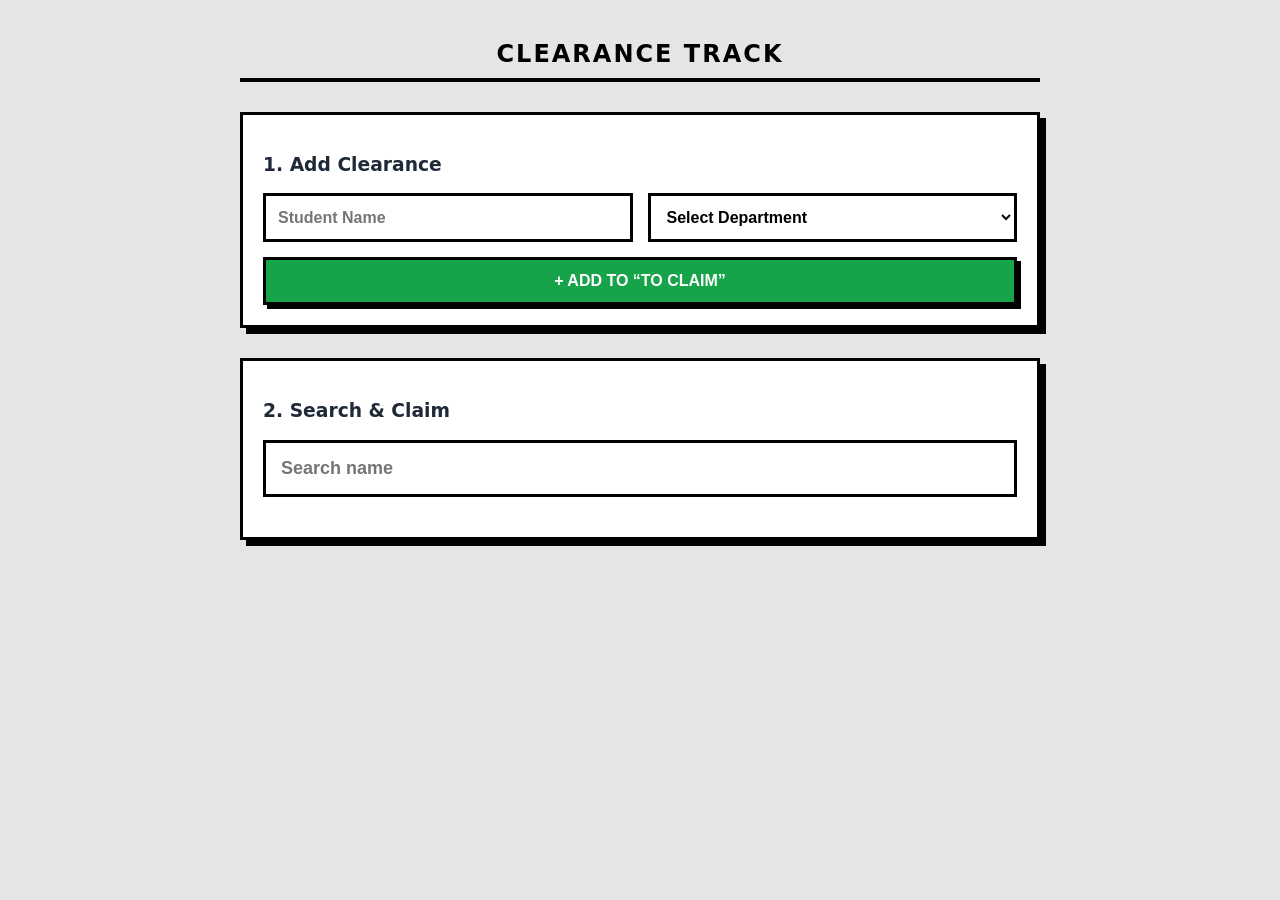
<file: projectClearance/index.html>
<!DOCTYPE html>
<html lang="en">
<head>
    <meta charset="UTF-8">
    <meta name="viewport" content="width=device-width, initial-scale=1.0">
    <title>Project Clearance</title>
    <style>
        :root {
            --laurel-green: #16a34a;
            --torch-gold: #d97706;
            --shield-black: #1f2937;
            --true-black: #000000;
            --bg-gray: #e5e5e5;
            --pure-white: #ffffff;
        }

        body {
            font-family: system-ui, -apple-system, BlinkMacSystemFont, 'Segoe UI', Roboto, sans-serif;
            background-color: var(--bg-gray);
            color: var(--shield-black);
            padding: 20px;
            max-width: 800px;
            margin: 0 auto;
        }

        h2 {
            color: var(--true-black);
            text-align: center;
            font-weight: 900;
            text-transform: uppercase;
            letter-spacing: 2px;
            margin-bottom: 30px;
            border-bottom: 4px solid var(--true-black);
            padding-bottom: 10px;
        }

        .card {
            background: var(--pure-white);
            padding: 20px;
            border: 3px solid var(--true-black);
            box-shadow: 6px 6px 0px var(--true-black);
            margin-bottom: 30px;
        }

        .form-group {
            display: flex;
            flex-wrap: wrap;
            gap: 15px;
            margin-bottom: 15px;
        }

        input, select {
            flex: 1 1 200px;
            padding: 12px;
            border: 3px solid var(--true-black);
            border-radius: 0;
            font-size: 16px;
            font-weight: 600;
            background-color: var(--pure-white);
            color: var(--true-black);
            box-sizing: border-box;
        }

        button {
            padding: 12px 20px;
            border: 3px solid var(--true-black);
            border-radius: 0;
            font-size: 16px;
            font-weight: 800;
            text-transform: uppercase;
            cursor: pointer;
            box-shadow: 4px 4px 0px var(--true-black);
            transition: all 0.1s ease;
            width: 100%;
        }

        button:active {
            box-shadow: 0px 0px 0px var(--true-black);
            transform: translate(4px, 4px);
        }

        .btn-add {
            background-color: var(--laurel-green);
            color: var(--pure-white);
        }

        .btn-claim {
            background-color: var(--torch-gold);
            color: var(--true-black);
            font-size: 14px;
            width: auto;
        }

        .search-bar {
            width: 100%;
            padding: 15px;
            margin-bottom: 20px;
            border: 3px solid var(--true-black);
            font-size: 18px;
            box-sizing: border-box;
        }

        .clearance-item {
            display: flex;
            justify-content: space-between;
            align-items: center;
            background: var(--pure-white);
            padding: 15px;
            border: 3px solid var(--true-black);
            border-left: 8px solid var(--true-black);
            margin-bottom: 15px;
            box-shadow: 4px 4px 0px var(--true-black);
        }

        .department-tag {
            background: var(--shield-black);
            padding: 4px 10px;
            border: 2px solid var(--true-black);
            font-size: 14px;
            font-weight: bold;
            color: var(--pure-white);
            margin-left: 10px;
            text-transform: uppercase;
        }
    </style>
</head>
<body>

    <h2>Clearance Track</h2>

    <div class="card">
        <h3>1. Add Clearance</h3>
        <div class="form-group">
            <input type="text" id="studentName" placeholder="Student Name">
            <select id="department">
                <option value="" disabled selected>Select Department</option>
                <option value="JHJ">JHJ</option>
                <option value="SHS">SHS</option>
                <option value="COT">COT</option>
                <option value="CME">CME</option>
                <option value="CCJE">CCJE</option>
                <option value="CAS">CAS</option>
                <option value="COTE">COTE</option>
                <option value="COE">COE</option>
                <option value="CBM">CBM</option>
            </select>
        </div>
        <button class="btn-add" onclick="addClearance()">+ Add to “To Claim”</button>
    </div>

    <div class="card">
        <h3>2. Search & Claim</h3>
        <input type="text" id="searchInput" class="search-bar" placeholder="Search name" onkeyup="renderList()">
        <div id="clearanceList"></div>
    </div>

    <script>
        let clearances = JSON.parse(localStorage.getItem('osas_clearances')) || [];

        function addClearance() {
            const nameInput = document.getElementById('studentName');
            const deptInput = document.getElementById('department');
            const name = nameInput.value.trim();
            const dept = deptInput.value;

            if (name === '') {
                alert("Please enter student name.");
                return;
            }
            if (dept === "") {
                alert("Please select a department.");
                return;
            }

            const newEntry = { id: Date.now(), name: name, dept: dept };
            clearances.unshift(newEntry);
            localStorage.setItem('osas_clearances', JSON.stringify(clearances));
            
            nameInput.value = '';
            deptInput.value = '';
            renderList();
        }

        function claimClearance(id) {
            if(confirm("Confirm claim?")) {
                clearances = clearances.filter(student => student.id !== id);
                localStorage.setItem('osas_clearances', JSON.stringify(clearances));
                renderList();
            }
        }

        function renderList() {
            const listContainer = document.getElementById('clearanceList');
            const searchQuery = document.getElementById('searchInput').value.toLowerCase();
            listContainer.innerHTML = ''; 

            const filtered = clearances.filter(s => s.name.toLowerCase().includes(searchQuery));

            filtered.forEach(student => {
                const itemDiv = document.createElement('div');
                itemDiv.className = 'clearance-item';
                itemDiv.innerHTML = `
                    <div>
                        <span style="font-weight:800; font-size:18px;">${student.name}</span>
                        <span class="department-tag">${student.dept}</span>
                    </div>
                    <button class="btn-claim" onclick="claimClearance(${student.id})">CLAIM</button>
                `;
                listContainer.appendChild(itemDiv);
            });
        }

        renderList();
    </script>
</body>
</html>
</file>
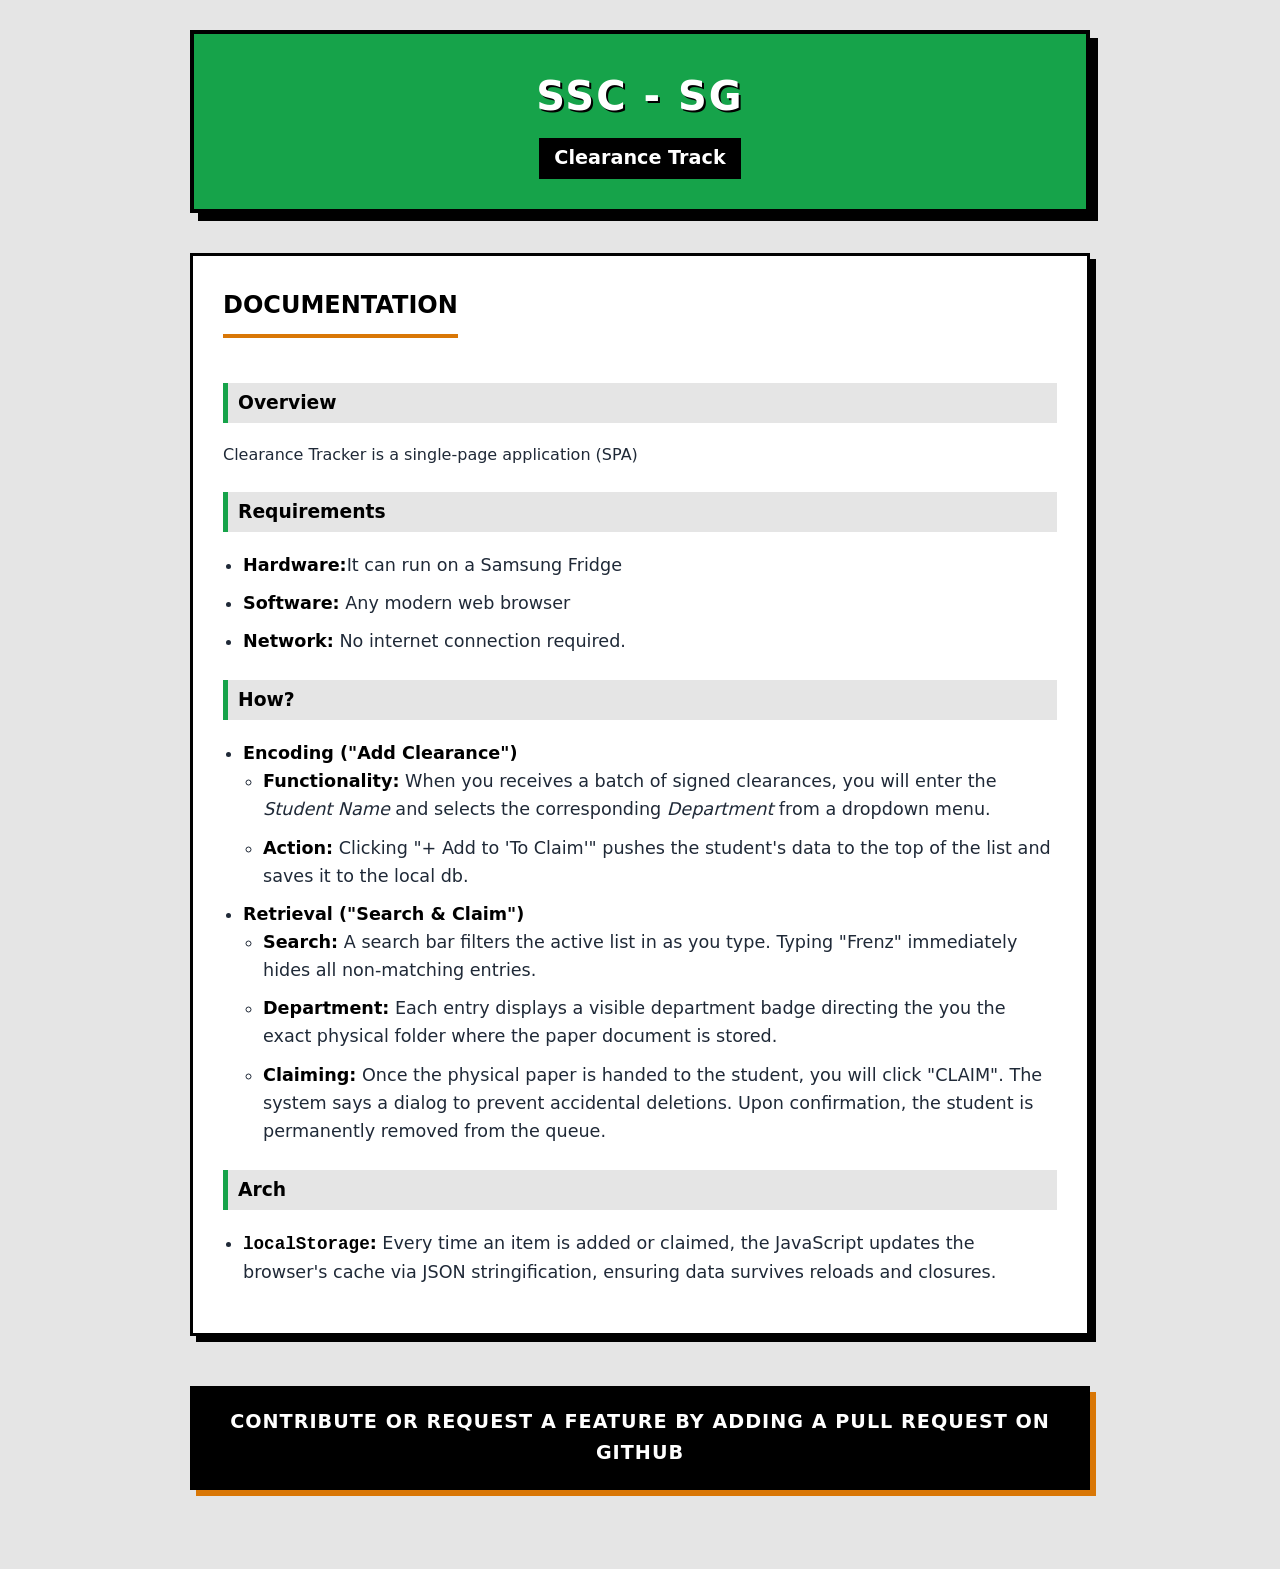
<file: projectClearance/docs/index.html>
<!DOCTYPE html>
<html lang="en">
<head>
    <meta charset="UTF-8">
    <meta name="viewport" content="width=device-width, initial-scale=1.0">
    <title>Documentation - Clearance Track</title>
    <style>
        :root {
            --laurel-green: #16a34a;
            --torch-gold: #d97706;
            --shield-black: #1f2937;
            --true-black: #000000;
            --bg-gray: #e5e5e5;
            --pure-white: #ffffff;
        }

        body {
            font-family: system-ui, -apple-system, BlinkMacSystemFont, 'Segoe UI', Roboto, sans-serif;
            background-color: var(--bg-gray);
            color: var(--shield-black);
            padding: 30px 20px;
            max-width: 900px;
            margin: 0 auto;
            line-height: 1.6;
        }

        header {
            background-color: var(--laurel-green);
            color: var(--pure-white);
            padding: 30px;
            border: 4px solid var(--true-black);
            box-shadow: 8px 8px 0px var(--true-black);
            margin-bottom: 40px;
            text-align: center;
        }

        h1 {
            font-weight: 900;
            text-transform: uppercase;
            letter-spacing: 2px;
            margin: 0;
            font-size: 2.5rem;
            color: var(--pure-white);
            text-shadow: 2px 2px 0px var(--true-black);
        }

        .subtitle {
            font-size: 1.2rem;
            font-weight: bold;
            margin-top: 10px;
            background: var(--true-black);
            display: inline-block;
            padding: 5px 15px;
        }

        section {
            background: var(--pure-white);
            padding: 30px;
            border: 3px solid var(--true-black);
            box-shadow: 6px 6px 0px var(--true-black);
            margin-bottom: 30px;
        }

        h2 {
            color: var(--true-black);
            font-weight: 900;
            text-transform: uppercase;
            border-bottom: 4px solid var(--torch-gold);
            padding-bottom: 10px;
            margin-top: 0;
            margin-bottom: 20px;
            display: inline-block;
        }

        h3 {
            color: var(--true-black);
            font-weight: 800;
            margin-top: 25px;
            background-color: var(--bg-gray);
            padding: 5px 10px;
            border-left: 5px solid var(--laurel-green);
        }

        p {
            font-size: 1.1rem;
            margin-bottom: 15px;
        }

        ul {
            font-size: 1.1rem;
            padding-left: 20px;
        }

        li {
            margin-bottom: 10px;
        }

        strong {
            color: var(--true-black);
        }

        .github-section {
            text-align: center;
            margin-top: 50px;
            margin-bottom: 50px;
        }

        .btn-github {
            display: inline-block;
            background-color: var(--true-black);
            color: var(--pure-white);
            padding: 18px 35px;
            text-decoration: none;
            font-size: 1.2rem;
            font-weight: 900;
            text-transform: uppercase;
            letter-spacing: 1px;
            border: 3px solid var(--true-black);
            box-shadow: 6px 6px 0px var(--torch-gold);
            transition: all 0.1s ease;
        }

        .btn-github:hover {
            background-color: #333;
            color: var(--torch-gold);
        }

        .btn-github:active {
            box-shadow: 0px 0px 0px var(--torch-gold);
            transform: translate(6px, 6px);
        }
    </style>
</head>
<body>

    <header>
        <h1>SSC - SG</h1>
        <div class="subtitle">Clearance Track</div>
    </header>

    <section>
        <h2>Documentation</h2>
        
        <h3>Overview</h3>
        <p></p>Clearance Tracker is a single-page application (SPA)</p>
        
        <h3>Requirements</h3>
        <ul>
            <li><strong>Hardware:</strong>It can run on a Samsung Fridge</li>
            <li><strong>Software:</strong> Any modern web browser</li>
            <li><strong>Network:</strong> No internet connection required.</li>
        </ul>

        <h3>How?</h3>
        <ul>
            <li><strong>Encoding ("Add Clearance")</strong>
                <ul>
                    <li><strong>Functionality:</strong> When you receives a batch of signed clearances, you will enter the <em>Student Name</em> and selects the corresponding <em>Department</em> from a dropdown menu.</li>
                    <li><strong>Action:</strong> Clicking "+ Add to 'To Claim'"  pushes the student's data to the top of the list and saves it to the local db.</li>
                </ul>
            </li>
            <li><strong>Retrieval ("Search & Claim")</strong>
                <ul>
                    <li><strong>Search:</strong> A search bar filters the active list in as you type. Typing "Frenz" immediately hides all non-matching entries.</li>
                    <li><strong>Department:</strong> Each entry displays a visible department badge directing the you the exact physical folder where the paper document is stored.</li>
                    <li><strong>Claiming:</strong> Once the physical paper is handed to the student, you will click "CLAIM". The system says a dialog to prevent accidental deletions. Upon confirmation, the student is permanently removed from the 
                      queue.</li>
                </ul>
            </li>
        </ul>

        <h3>Arch</h3>
        <ul>
            <li><strong><code>localStorage</code>:</strong> Every time an item is added or claimed, the JavaScript updates the browser's cache via JSON stringification, ensuring data survives reloads and closures.</li>
        </ul>
    </section>

    <div class="github-section">
        <a href="https://github.com/frenzjay/ssc-sg" target="_blank" rel="noopener noreferrer" class="btn-github">
             Contribute or Request a Feature by adding a pull request on GitHub
        </a>
    </div>

</body>
</html>
</file>
<file: style.css>
:root {
    --bg-color: #e5e5e5; 
    --text-main: #000000;
    --text-muted: #333333;
    --card-bg: #ffffff;
    
    --ssc-green: #16a34a; 
    --ssc-gold: #d97706;  
    --ssc-black: #000000; 
}

body {
    font-family: 'Space Mono', 'Courier New', monospace;
    color: var(--text-main);
    margin: 0;
    padding: 20px 15px; 
    line-height: 1.5;
    background-color: var(--bg-color);
    background-image: radial-gradient(#000 1px, transparent 1px);
    background-size: 20px 20px;
}

.container { max-width: 800px; margin: auto; }

.window-box {
    background: var(--card-bg);
    border: 3px solid var(--ssc-black);
    box-shadow: 6px 6px 0px var(--ssc-black);
}

.header { display: flex; justify-content: space-between; align-items: flex-end; margin-bottom: 25px; padding: 20px; }
.header-branding { display: flex; align-items: center; gap: 20px; }

.sg-logo { width: 80px; height: 80px; border-radius: 0; border: 3px solid var(--ssc-black); object-fit: cover; background-color: white; }

h1 { margin: 0; font-size: 2em; font-weight: 700; color: var(--ssc-black); text-transform: uppercase; }
.subtitle { margin: 5px 0 0 0; font-weight: 700; font-size: 1.1rem; background: var(--ssc-black); color: #fff; padding: 2px 8px; display: inline-block;}
.today-label { margin: 10px 0 0 0; font-size: 0.9rem; font-weight: 700; color: var(--ssc-green); text-decoration: underline; }

.btn-retro, .btn-icon {
    padding: 8px 16px; background: #fff; color: var(--ssc-black); border: 3px solid var(--ssc-black);
    box-shadow: 4px 4px 0px var(--ssc-black); cursor: pointer; font-family: inherit; font-weight: 700;
    text-transform: uppercase; transition: all 0.1s ease;
}

.btn-retro:hover, .btn-icon:hover { background: var(--ssc-green); color: white; }
.btn-retro:active, .btn-icon:active { transform: translate(4px, 4px); box-shadow: 0px 0px 0px var(--ssc-black); }
.btn-icon { padding: 8px 12px; }

.controls-bar { display: flex; justify-content: space-between; align-items: center; padding: 15px 20px; margin-bottom: 25px; }
.controls-center { display: flex; align-items: center; gap: 15px; }
.controls-center h2 { margin: 0; font-size: 1.3rem; min-width: 170px; text-align: center; font-weight: 700; text-transform: uppercase; }
.spacer { width: 100px; }

.board { display: flex; flex-direction: column; gap: 25px; }

.card {
    background: var(--card-bg); padding: 24px; border: 3px solid var(--ssc-black);
    box-shadow: 6px 6px 0px var(--ssc-black); transition: all 0.1s ease; 
}

.card.clickable { cursor: pointer; }
.card.clickable:hover { transform: translate(-2px, -2px); box-shadow: 8px 8px 0px var(--ssc-black); }
.card.clickable:active { transform: translate(4px, 4px); box-shadow: 2px 2px 0px var(--ssc-black); }

.card-header { display: flex; justify-content: space-between; align-items: center; margin-bottom: 15px; border-bottom: 2px dashed var(--ssc-black); padding-bottom: 10px; }
.date { font-size: 0.9rem; color: var(--text-main); font-weight: 700; }

.badge {
    padding: 4px 10px; border: 2px solid var(--ssc-black); font-size: 0.8rem; font-weight: 700; text-transform: uppercase; box-shadow: 2px 2px 0px var(--ssc-black);
}

.card h3 { margin: 0; font-size: 1.4rem; font-weight: 700; text-transform: uppercase; }

.markdown-content p { margin-top: 0; font-family: sans-serif; font-size: 1rem; }
.markdown-content a { color: var(--ssc-green); text-decoration: none; font-weight: bold; border-bottom: 2px solid var(--ssc-green); }
.markdown-content a:hover { background: var(--ssc-green); color: white; }
.markdown-content ul, .markdown-content ol { padding-left: 20px; margin-top: 0; font-family: sans-serif;}
.markdown-content code { background: #000; color: #0f0; padding: 2px 6px; font-family: 'Space Mono', monospace; }

.markdown-preview { display: -webkit-box; -webkit-line-clamp: 3; -webkit-box-orient: vertical; overflow: hidden; text-overflow: ellipsis; margin-top: 10px; }

.calendar-wrapper { width: 100%; overflow-x: auto; padding-bottom: 15px; }
.weekdays { display: grid; grid-template-columns: repeat(7, 1fr); text-align: center; font-weight: 700; background: var(--ssc-black); color: white; padding: 5px 0; margin-bottom: 0; min-width: 700px; border: 3px solid var(--ssc-black); border-bottom: none;}

.calendar-grid { display: grid; grid-template-columns: repeat(7, 1fr); gap: 3px; background: var(--ssc-black); border: 3px solid var(--ssc-black); min-width: 700px; }

.calendar-day { background: var(--card-bg); min-height: 120px; padding: 8px; }
.calendar-day.empty { background: #d4d4d4; }
.day-number { font-size: 1rem; color: var(--text-main); font-weight: 700; margin-bottom: 8px; border-bottom: 2px solid #000; display: inline-block; padding-bottom: 2px; }

.cal-event { 
    font-size: 0.75rem; padding: 4px 6px; margin-top: 6px; border: 2px solid var(--ssc-black);
    font-weight: 700; text-transform: uppercase;
}

.cal-event.clickable { cursor: pointer; }
.cal-event.clickable:hover { filter: invert(1); }

.modal-overlay {
    position: fixed; top: 0; left: 0; width: 100%; height: 100%;
    background: rgba(0, 0, 0, 0.75); backdrop-filter: grayscale(100%);
    display: flex; justify-content: center; align-items: flex-start; 
    padding-top: 5vh; z-index: 1000; overflow-y: auto;
}

.modal-content { width: 90%; max-width: 800px; padding: 0; margin-bottom: 50px; }
.modal-title-bar { background: var(--ssc-black); color: white; padding: 8px 15px; display: flex; justify-content: space-between; align-items: center; font-weight: 700; }
.modal-inner { padding: 30px; background: var(--card-bg); }

.btn-close { background: white; color: black; border: 2px solid black; font-weight: 900; cursor: pointer; box-shadow: 2px 2px 0px white; }
.btn-close:active { transform: translate(2px,2px); box-shadow: none; }
#modal-body h2 { margin-top: 0; font-size: 2rem; font-weight: 700; color: var(--ssc-black); text-transform: uppercase; }

@media (max-width: 650px) {
    .header { flex-direction: column; align-items: flex-start; gap: 15px; }
    .header-branding { flex-direction: column; align-items: flex-start; gap: 10px; }
    .controls-bar { flex-direction: column; gap: 15px; align-items: stretch; }
    .controls-center { justify-content: space-between; }
    .spacer { display: none; }
    .modal-inner { padding: 20px; }
}
</file>
<file: autoposter/style.css>
/* ==========================================================================
   autoPub Editorial Studio — Tactile Print-Room UI
   Anti-AI-Slop Design System:
   - Grounded archival paper (#F5F4F0), carbon ink (#151816), dark mat (#181B19)
   - Single purposeful accent: SSC Forest Green (#015E31)
   - Expressive editorial serif (Newsreader) + crisp humanist sans (Plus Jakarta Sans)
     + technical monospace (JetBrains Mono) for dimensions/ratios
   - Zero purple gradients, zero glassmorphic blur soup, zero nested card bloat
   ========================================================================== */

:root {
  --bg-chrome: #F5F4F0;
  --bg-panel: #FAF9F6;
  --bg-well: #EAE8E1;
  --bg-input: #FFFFFF;
  --bg-stage: #181B19;
  --bg-stage-bar: #202422;

  --ink-primary: #151816;
  --ink-secondary: #555B57;
  --ink-muted: #7C827E;
  --ink-on-dark: #ECEFEA;
  --ink-muted-dark: #9BA39E;

  --border-hairline: #D8D5CC;
  --border-strong: #B9B5AA;
  --border-dark: #2E3430;

  --accent: #015E31;
  --accent-hover: #014724;
  --accent-soft: #E3F0E9;
  --accent-border: #8CC4A7;
  --danger: #B42318;
  --danger-soft: #FEE4E2;

  --font-serif: 'Newsreader', 'Noto Serif', Georgia, serif;
  --font-sans: 'Plus Jakarta Sans', Lato, 'Noto Sans', -apple-system, BlinkMacSystemFont, sans-serif;
  --font-mono: 'JetBrains Mono', 'Ubuntu Mono', ui-monospace, monospace;

  --radius-sm: 4px;
  --radius-md: 6px;
}

*, *::before, *::after {
  box-sizing: border-box;
  margin: 0;
  padding: 0;
}

[hidden] {
  display: none !important;
}

html, body {
  height: 100%;
  width: 100%;
  font-family: var(--font-sans);
  font-size: 14px;
  color: var(--ink-primary);
  background: var(--bg-chrome);
  -webkit-font-smoothing: antialiased;
  overflow: hidden;
}

/* Studio Shell */
.studio-shell {
  display: flex;
  flex-direction: column;
  height: 100vh;
  width: 100vw;
}

/* ==========================================================================
   TOP COMMAND BAR
   ========================================================================== */
.topbar {
  height: 54px;
  min-height: 54px;
  background: var(--bg-panel);
  border-bottom: 1px solid var(--border-hairline);
  padding: 0 16px;
  display: flex;
  align-items: center;
  justify-content: space-between;
  gap: 16px;
  z-index: 20;
}

.topbar-brand {
  display: flex;
  align-items: center;
  gap: 10px;
  min-width: 0;
}

.brand-mark {
  width: 12px;
  height: 26px;
  background: var(--accent);
  border-radius: 2px;
  flex-shrink: 0;
}

.brand-copy {
  display: flex;
  align-items: baseline;
  gap: 8px;
  white-space: nowrap;
}

.brand-title {
  font-family: var(--font-serif);
  font-size: 1.3rem;
  font-weight: 700;
  letter-spacing: -0.02em;
  color: var(--ink-primary);
}

.brand-sub {
  font-size: 0.78rem;
  color: var(--ink-secondary);
  font-weight: 500;
}

.offline-pill,
.save-pill {
  font-family: var(--font-mono);
  font-size: 0.68rem;
  font-weight: 500;
  color: var(--accent);
  background: var(--accent-soft);
  border: 1px solid var(--accent-border);
  padding: 2px 8px;
  border-radius: var(--radius-sm);
  white-space: nowrap;
  display: inline-flex;
  align-items: center;
  gap: 6px;
  transition: background 140ms ease, color 140ms ease, border-color 140ms ease;
}

.save-dot {
  width: 6px;
  height: 6px;
  border-radius: 50%;
  background: #179C56;
  flex-shrink: 0;
}

.save-pill.is-saving {
  background: var(--bg-well);
  border-color: var(--border-strong);
  color: var(--ink-secondary);
}

.save-pill.is-saving .save-dot {
  background: #D97706;
}

.export-Menu-wrap {
  display: inline-flex;
  align-items: center;
  gap: 4px;
}

.btn-reset-top {
  color: var(--ink-secondary);
  border: 1px solid var(--border-hairline);
  padding: 7px 10px;
  font-size: 0.78rem;
}

.btn-reset-top:hover:not(:disabled) {
  color: var(--danger);
  background: var(--danger-soft);
  border-color: #FDA29B;
}

.btn-danger-solid {
  background: var(--danger);
  color: #FFFFFF;
  border: 1px solid #912018;
}

.btn-danger-solid:hover:not(:disabled) {
  background: #912018;
}

.modal-body-text {
  font-size: 0.86rem;
  line-height: 1.55;
  color: var(--ink-secondary);
}

.reset-summary-box {
  font-family: var(--font-mono);
  font-size: 0.74rem;
  background: var(--danger-soft);
  color: var(--danger);
  border: 1px solid #FDA29B;
  border-radius: var(--radius-sm);
  padding: 8px 10px;
}

.topbar-center {
  display: flex;
  align-items: center;
  justify-content: center;
}

.segmented-control {
  display: inline-flex;
  background: var(--bg-well);
  padding: 3px;
  border-radius: var(--radius-md);
  border: 1px solid var(--border-hairline);
  gap: 2px;
}

.seg-btn {
  font-family: var(--font-sans);
  font-size: 0.78rem;
  font-weight: 600;
  color: var(--ink-secondary);
  background: transparent;
  border: none;
  padding: 5px 11px;
  border-radius: var(--radius-sm);
  cursor: pointer;
  transition: background 120ms ease, color 120ms ease;
  display: inline-flex;
  align-items: center;
  gap: 5px;
  white-space: nowrap;
}

.seg-btn:hover:not(.active) {
  color: var(--ink-primary);
  background: rgba(255, 255, 255, 0.55);
}

.seg-btn.active {
  background: var(--bg-input);
  color: var(--ink-primary);
  box-shadow: 0 1px 2px rgba(20, 24, 22, 0.08);
}

.mono-dim {
  font-family: var(--font-mono);
  font-size: 0.68rem;
  font-weight: 400;
  color: var(--ink-muted);
}

.topbar-actions {
  display: flex;
  align-items: center;
  gap: 8px;
}

/* ==========================================================================
   BUTTONS
   ========================================================================== */
.btn {
  font-family: var(--font-sans);
  font-size: 0.82rem;
  font-weight: 600;
  line-height: 1;
  padding: 8px 13px;
  border-radius: var(--radius-sm);
  cursor: pointer;
  display: inline-flex;
  align-items: center;
  justify-content: center;
  gap: 7px;
  transition: background 120ms ease, border-color 120ms ease, transform 80ms ease;
  white-space: nowrap;
  user-select: none;
}

.btn:active:not(:disabled) {
  transform: translateY(1px);
}

.btn:disabled {
  opacity: 0.5;
  cursor: not-allowed;
}

.btn-primary {
  background: var(--accent);
  color: #FFFFFF;
  border: 1px solid var(--accent-hover);
}

.btn-primary:hover:not(:disabled) {
  background: var(--accent-hover);
}

.btn-secondary {
  background: var(--bg-input);
  color: var(--ink-primary);
  border: 1px solid var(--border-strong);
}

.btn-secondary:hover:not(:disabled) {
  background: var(--bg-well);
}

.btn-ghost {
  background: transparent;
  color: var(--ink-secondary);
  border: 1px solid transparent;
}

.btn-ghost:hover:not(:disabled) {
  background: rgba(0, 0, 0, 0.05);
  color: var(--ink-primary);
}

.btn-icon {
  padding: 7px;
}

.btn-sm {
  font-size: 0.76rem;
  padding: 6px 10px;
}

.btn-xs {
  font-size: 0.73rem;
  padding: 5px 9px;
}

.text-danger {
  color: #F97066 !important;
}

.text-danger:hover {
  background: rgba(249, 112, 102, 0.14) !important;
}

/* ==========================================================================
   3-ZONE MAIN WORKSPACE
   ========================================================================== */
.mobile-workspace-tabs {
  display: none;
}

.studio-main {
  flex: 1;
  min-height: 0;
  display: grid;
  grid-template-columns: 316px minmax(0, 1fr) 348px;
}

.panel {
  background: var(--bg-panel);
  display: flex;
  flex-direction: column;
  min-height: 0;
}

.panel-left {
  border-right: 1px solid var(--border-hairline);
}

.panel-right {
  border-left: 1px solid var(--border-hairline);
}

.panel-header {
  padding: 12px 14px 10px;
  border-bottom: 1px solid var(--border-hairline);
  display: flex;
  flex-direction: column;
  gap: 9px;
}

.panel-title {
  font-family: var(--font-serif);
  font-size: 1.05rem;
  font-weight: 700;
  color: var(--ink-primary);
  letter-spacing: -0.01em;
}

.mode-pills {
  display: flex;
  background: var(--bg-well);
  padding: 2px;
  border-radius: var(--radius-sm);
  border: 1px solid var(--border-hairline);
  gap: 2px;
}

.mode-pill {
  flex: 1;
  font-family: var(--font-sans);
  font-size: 0.73rem;
  font-weight: 600;
  padding: 5px 6px;
  border: none;
  border-radius: 3px;
  background: transparent;
  color: var(--ink-secondary);
  cursor: pointer;
  transition: background 120ms ease, color 120ms ease;
}

.mode-pill:hover:not(.active) {
  color: var(--ink-primary);
}

.mode-pill.active {
  background: var(--bg-input);
  color: var(--accent);
  box-shadow: 0 1px 2px rgba(0, 0, 0, 0.06);
}

/* ==========================================================================
   LEFT DRAWER: 30 PRESETS & CUSTOM SLOTS
   ========================================================================== */
.drawer-body {
  flex: 1;
  min-height: 0;
  display: flex;
  flex-direction: column;
}

.drawer-controls {
  padding: 10px 12px 8px;
  border-bottom: 1px solid var(--border-hairline);
  display: flex;
  flex-direction: column;
  gap: 8px;
  background: var(--bg-chrome);
}

.search-box {
  position: relative;
  display: flex;
  align-items: center;
}

.search-icon {
  position: absolute;
  left: 9px;
  color: var(--ink-muted);
  pointer-events: none;
}

.search-box input {
  width: 100%;
  font-family: var(--font-sans);
  font-size: 0.78rem;
  padding: 6px 10px 6px 29px;
  background: var(--bg-input);
  border: 1px solid var(--border-hairline);
  border-radius: var(--radius-sm);
  color: var(--ink-primary);
  outline: none;
}

.search-box input:focus {
  border-color: var(--accent);
}

.filter-tabs {
  display: flex;
  gap: 4px;
}

.filter-tab {
  flex: 1;
  font-family: var(--font-sans);
  font-size: 0.71rem;
  font-weight: 600;
  padding: 4px 5px;
  border-radius: var(--radius-sm);
  border: 1px solid transparent;
  background: transparent;
  color: var(--ink-secondary);
  cursor: pointer;
  display: inline-flex;
  align-items: center;
  justify-content: center;
  gap: 3px;
}

.filter-tab span {
  font-family: var(--font-mono);
  font-size: 0.64rem;
  opacity: 0.7;
}

.filter-tab:hover:not(.active) {
  background: rgba(0, 0, 0, 0.04);
  color: var(--ink-primary);
}

.filter-tab.active {
  background: var(--accent-soft);
  border-color: var(--accent-border);
  color: var(--accent);
}

.preset-grid {
  flex: 1;
  min-height: 0;
  overflow-y: auto;
  padding: 10px 12px 18px;
  display: grid;
  grid-template-columns: 1fr 1fr;
  gap: 9px;
  align-content: start;
}

.preset-card {
  background: var(--bg-input);
  border: 1px solid var(--border-hairline);
  border-radius: var(--radius-md);
  padding: 6px;
  cursor: pointer;
  display: flex;
  flex-direction: column;
  gap: 5px;
  text-align: left;
  transition: border-color 120ms ease, background 120ms ease;
}

.preset-card:hover {
  border-color: var(--border-strong);
}

.preset-card.active {
  border: 2px solid var(--accent);
  padding: 5px;
  background: #F4FAF7;
}

.preset-card-thumb {
  width: 100%;
  aspect-ratio: 2000 / 1414;
  border-radius: 3px;
  overflow: hidden;
  border: 1px solid rgba(0, 0, 0, 0.08);
  background: repeating-conic-gradient(#1f2421 0% 25%, #2d3430 0% 50%) 50% / 10px 10px;
}

.preset-card-thumb img {
  width: 100%;
  height: 100%;
  object-fit: contain;
  display: block;
}

.preset-card-meta {
  display: flex;
  align-items: center;
  justify-content: space-between;
  gap: 4px;
}

.preset-code {
  font-family: var(--font-mono);
  font-size: 0.64rem;
  font-weight: 600;
  color: var(--accent);
}

.preset-badge {
  font-size: 0.6rem;
  font-weight: 600;
  color: var(--ink-muted);
  text-transform: uppercase;
  letter-spacing: 0.03em;
}

.preset-title {
  font-size: 0.73rem;
  font-weight: 600;
  color: var(--ink-primary);
  white-space: nowrap;
  overflow: hidden;
  text-overflow: ellipsis;
}

/* Custom Upload Slots */
.drawer-pad {
  padding: 14px;
  overflow-y: auto;
  display: flex;
  flex-direction: column;
  gap: 12px;
}

.helper-note {
  font-size: 0.77rem;
  line-height: 1.5;
  color: var(--ink-secondary);
}

.helper-note code {
  font-family: var(--font-mono);
  font-size: 0.72rem;
  background: var(--bg-well);
  padding: 1px 4px;
  border-radius: 3px;
}

.upload-slot-card {
  background: var(--bg-input);
  border: 1px solid var(--border-hairline);
  border-radius: var(--radius-md);
  padding: 10px;
  display: flex;
  flex-direction: column;
  gap: 8px;
}

.slot-row-head, .slot-meta {
  display: flex;
  align-items: center;
  justify-content: space-between;
  gap: 8px;
  font-size: 0.78rem;
}

.status-tag {
  font-family: var(--font-mono);
  font-size: 0.66rem;
  padding: 2px 6px;
  border-radius: 3px;
  background: var(--bg-well);
  color: var(--ink-secondary);
}

.status-tag.active {
  background: var(--accent-soft);
  color: var(--accent);
}

.slot-thumb {
  width: 100%;
  height: 94px;
  border-radius: var(--radius-sm);
  border: 1px solid var(--border-hairline);
  display: flex;
  align-items: center;
  justify-content: center;
  overflow: hidden;
}

.checker-bg {
  background: repeating-conic-gradient(#202522 0% 25%, #2d3430 0% 50%) 50% / 12px 12px;
}

.slot-thumb img {
  max-width: 100%;
  max-height: 100%;
  object-fit: contain;
}

.slot-empty-label {
  font-size: 0.74rem;
  color: #9CA39F;
}

.slot-btns {
  display: flex;
  gap: 6px;
  flex-wrap: wrap;
}

/* ==========================================================================
   CENTER STAGE & FILMSTRIP
   ========================================================================== */
.stage-column {
  background: var(--bg-stage);
  color: var(--ink-on-dark);
  display: flex;
  flex-direction: column;
  min-width: 0;
  min-height: 0;
}

.stage-topbar {
  height: 40px;
  min-height: 40px;
  background: var(--bg-stage-bar);
  border-bottom: 1px solid var(--border-dark);
  padding: 0 14px;
  display: flex;
  align-items: center;
  justify-content: space-between;
  gap: 10px;
}

.stage-context {
  display: flex;
  align-items: center;
  gap: 8px;
  min-width: 0;
  font-size: 0.78rem;
}

.stage-tpl-name {
  font-weight: 600;
  color: var(--ink-on-dark);
  white-space: nowrap;
  overflow: hidden;
  text-overflow: ellipsis;
}

.stage-sep {
  color: var(--ink-muted-dark);
}

.mono-meta {
  font-family: var(--font-mono);
  font-size: 0.72rem;
  color: var(--ink-muted-dark);
}

.stage-tools {
  display: flex;
  align-items: center;
  gap: 6px;
}

.stage-column .btn-ghost {
  color: #C7CEC9;
  border-color: #353C38;
}

.stage-column .btn-ghost:hover {
  background: #2C322E;
  color: #FFFFFF;
}

.stage-column .btn-secondary {
  background: #2B312D;
  color: #FFFFFF;
  border-color: #434B46;
}

.stage-column .btn-secondary:hover {
  background: #363E39;
}

.segmented-mini {
  display: inline-flex;
  background: #141715;
  border: 1px solid #333A36;
  border-radius: var(--radius-sm);
  padding: 2px;
}

.seg-mini-btn {
  font-family: var(--font-sans);
  font-size: 0.7rem;
  font-weight: 500;
  color: var(--ink-muted-dark);
  background: transparent;
  border: none;
  padding: 3px 8px;
  border-radius: 3px;
  cursor: pointer;
}

.seg-mini-btn.active {
  background: #2D3530;
  color: #FFFFFF;
}

/* Main Stage Viewport */
.stage-well {
  flex: 1;
  min-height: 0;
  padding: 20px 24px;
  display: flex;
  align-items: center;
  justify-content: center;
  position: relative;
  overflow: hidden;
}

.artboard-wrap {
  position: relative;
  width: min(100%, calc((100vh - 266px) * var(--art-ratio, 1.4144)));
  aspect-ratio: 2000 / 1414;
  height: auto;
  max-height: 100%;
  border: 1px solid #343B37;
  box-shadow: 0 12px 32px rgba(0, 0, 0, 0.42);
  display: flex;
  align-items: center;
  justify-content: center;
  overflow: hidden;
}

.artboard-wrap.checker-dark {
  background: repeating-conic-gradient(#1e2320 0% 25%, #282f2b 0% 50%) 50% / 20px 20px;
}

.artboard-wrap.sample-backdrop {
  background: linear-gradient(135deg, #d7e7f2 0%, #9abccf 46%, #597e6b 82%, #2c493a 100%);
}

.artboard-overlay-preview,
.stage-canvas {
  width: 100%;
  height: 100%;
  object-fit: contain;
  display: block;
  user-select: none;
}

.stage-canvas {
  cursor: grab;
}

.stage-canvas:active {
  cursor: grabbing;
}

.stage-drop-pill {
  position: absolute;
  top: 44%;
  left: 50%;
  transform: translate(-50%, -50%);
  background: rgba(20, 24, 22, 0.84);
  color: #F0F3F1;
  border: 1px solid rgba(255, 255, 255, 0.2);
  border-radius: 999px;
  padding: 8px 16px;
  font-family: var(--font-sans);
  font-size: 0.78rem;
  font-weight: 500;
  display: inline-flex;
  align-items: center;
  gap: 8px;
  cursor: pointer;
  transition: background 120ms ease, border-color 120ms ease;
  white-space: nowrap;
}

.stage-drop-pill:hover {
  background: var(--accent);
  border-color: #49C283;
}

.drop-veil {
  position: absolute;
  inset: 0;
  background: rgba(1, 94, 49, 0.35);
  border: 2px dashed #5CE09B;
  display: flex;
  align-items: center;
  justify-content: center;
  opacity: 0;
  pointer-events: none;
  transition: opacity 120ms ease;
}

.stage-well.dragover .drop-veil {
  opacity: 1;
}

.drop-veil-box {
  background: #111613;
  color: #FFFFFF;
  padding: 12px 20px;
  border-radius: var(--radius-md);
  font-weight: 600;
  font-size: 0.88rem;
  border: 1px solid #5CE09B;
}

/* Direct Framing Bar */
.stage-framing-bar {
  height: 42px;
  min-height: 42px;
  background: var(--bg-stage-bar);
  border-top: 1px solid var(--border-dark);
  padding: 0 14px;
  display: flex;
  align-items: center;
  justify-content: space-between;
  gap: 12px;
}

.framing-hint {
  font-size: 0.75rem;
  color: var(--ink-muted-dark);
}

.framing-zoom {
  display: flex;
  align-items: center;
  gap: 8px;
}

.framing-zoom input[type="range"] {
  width: 128px;
  accent-color: #2EB872;
  cursor: pointer;
}

.framing-right {
  display: flex;
  align-items: center;
  gap: 6px;
}

/* Progress Line */
.progress-line {
  height: 3px;
  width: 100%;
  background: #121513;
}

.progress-line-fill {
  height: 100%;
  width: 0%;
  background: #2EB872;
  transition: width 120ms ease;
}

/* Bottom Filmstrip */
.filmstrip-bar {
  height: 124px;
  min-height: 124px;
  background: #141715;
  border-top: 1px solid var(--border-dark);
  padding: 8px 14px 10px;
  display: flex;
  flex-direction: column;
  gap: 7px;
}

.filmstrip-header {
  display: flex;
  align-items: center;
  justify-content: space-between;
  gap: 10px;
}

.filmstrip-stats {
  display: flex;
  align-items: baseline;
  gap: 10px;
  min-width: 0;
}

.filmstrip-stats strong {
  font-size: 0.78rem;
  color: var(--ink-on-dark);
  white-space: nowrap;
}

.filmstrip-sub {
  font-size: 0.73rem;
  color: var(--ink-muted-dark);
  white-space: nowrap;
  overflow: hidden;
  text-overflow: ellipsis;
}

.filmstrip-actions {
  display: flex;
  align-items: center;
  gap: 6px;
}

.filmstrip-track {
  flex: 1;
  min-height: 0;
  display: flex;
  align-items: center;
  gap: 8px;
  overflow-x: auto;
  padding-bottom: 2px;
}

.filmstrip-add-card {
  height: 72px;
  min-width: 96px;
  background: #1D221F;
  border: 1px dashed #454E49;
  border-radius: var(--radius-sm);
  color: #B8C0BC;
  font-family: var(--font-sans);
  font-size: 0.72rem;
  font-weight: 600;
  cursor: pointer;
  display: flex;
  flex-direction: column;
  align-items: center;
  justify-content: center;
  gap: 2px;
  flex-shrink: 0;
  transition: border-color 120ms ease, color 120ms ease, background 120ms ease;
}

.filmstrip-add-card:hover {
  border-color: #46C483;
  color: #FFFFFF;
  background: #232B26;
}

.plus-glyph {
  font-size: 1.15rem;
  line-height: 1;
}

.film-thumb {
  position: relative;
  height: 72px;
  width: 102px;
  min-width: 102px;
  border-radius: var(--radius-sm);
  border: 2px solid #2E3531;
  background: #0D0F0E;
  overflow: hidden;
  cursor: pointer;
  flex-shrink: 0;
  transition: border-color 120ms ease;
}

.film-thumb:hover {
  border-color: #606B65;
}

.film-thumb.active {
  border-color: #36C97D;
}

.film-thumb img {
  width: 100%;
  height: 100%;
  object-fit: cover;
  display: block;
}

.film-ratio-tag {
  position: absolute;
  bottom: 4px;
  left: 4px;
  font-family: var(--font-mono);
  font-size: 0.58rem;
  font-weight: 600;
  padding: 1px 4px;
  border-radius: 2px;
  background: rgba(15, 18, 16, 0.82);
  color: #E2E8E4;
}

.film-override-dot {
  position: absolute;
  top: 5px;
  left: 5px;
  width: 7px;
  height: 7px;
  border-radius: 50%;
  background: #36C97D;
  box-shadow: 0 0 0 1.5px #111513;
}

.film-remove-btn {
  position: absolute;
  top: 3px;
  right: 3px;
  width: 18px;
  height: 18px;
  border-radius: 3px;
  border: none;
  background: rgba(15, 18, 16, 0.78);
  color: #E5E8E6;
  font-size: 0.8rem;
  line-height: 1;
  cursor: pointer;
  opacity: 0;
  transition: opacity 100ms ease, background 100ms ease;
}

.film-thumb:hover .film-remove-btn {
  opacity: 1;
}

.film-remove-btn:hover {
  background: var(--danger);
  color: #FFFFFF;
}

/* ==========================================================================
   RIGHT INSPECTOR: POST CONTENT & BRANDING
   ========================================================================== */
.inspector-body {
  flex: 1;
  min-height: 0;
  overflow-y: auto;
  padding: 14px;
  display: flex;
  flex-direction: column;
  gap: 14px;
}

.override-banner {
  background: var(--accent-soft);
  border: 1px solid var(--accent-border);
  border-radius: var(--radius-md);
  padding: 10px;
}

.override-row {
  display: flex;
  align-items: center;
  justify-content: space-between;
  gap: 8px;
  font-size: 0.78rem;
}

.switch-row {
  display: inline-flex;
  align-items: center;
  gap: 7px;
  cursor: pointer;
  color: var(--ink-primary);
}

.switch-row input {
  accent-color: var(--accent);
}

.inspector-section {
  display: flex;
  flex-direction: column;
  gap: 13px;
}

.toggle-card {
  background: var(--bg-chrome);
  border: 1px solid var(--border-hairline);
  border-radius: var(--radius-md);
  padding: 9px 11px;
  display: flex;
  align-items: center;
  justify-content: space-between;
  gap: 10px;
}

.toggle-title {
  font-size: 0.82rem;
  font-weight: 600;
  color: var(--ink-primary);
}

.toggle-desc {
  font-size: 0.71rem;
  color: var(--ink-muted);
  margin-top: 1px;
}

/* Tactile Toggle Switch */
.toggle-switch {
  position: relative;
  width: 38px;
  height: 22px;
  flex-shrink: 0;
  cursor: pointer;
}

.toggle-switch input {
  opacity: 0;
  width: 0;
  height: 0;
}

.toggle-track {
  position: absolute;
  inset: 0;
  background: #C4C1B8;
  border-radius: 999px;
  transition: background 140ms ease;
}

.toggle-track::after {
  content: "";
  position: absolute;
  top: 2px;
  left: 2px;
  width: 18px;
  height: 18px;
  background: #FFFFFF;
  border-radius: 50%;
  box-shadow: 0 1px 2px rgba(0, 0, 0, 0.2);
  transition: transform 140ms ease;
}

.toggle-switch input:checked + .toggle-track {
  background: var(--accent);
}

.toggle-switch input:checked + .toggle-track::after {
  transform: translateX(16px);
}

/* Form Fields */
.fields-stack {
  display: flex;
  flex-direction: column;
  gap: 12px;
  transition: opacity 140ms ease;
}

.field-group {
  display: flex;
  flex-direction: column;
  gap: 5px;
}

.label-row {
  display: flex;
  align-items: center;
  justify-content: space-between;
  gap: 8px;
}

.field-group label {
  font-size: 0.76rem;
  font-weight: 600;
  color: var(--ink-secondary);
}

.link-btn {
  background: none;
  border: none;
  font-family: var(--font-sans);
  font-size: 0.72rem;
  font-weight: 600;
  color: var(--accent);
  cursor: pointer;
  padding: 0;
}

.link-btn:hover {
  text-decoration: underline;
}

.field-group input[type="text"],
.field-group textarea,
.field-group select {
  width: 100%;
  font-family: var(--font-sans);
  font-size: 0.85rem;
  line-height: 1.45;
  color: var(--ink-primary);
  background: var(--bg-input);
  border: 1px solid var(--border-hairline);
  border-radius: var(--radius-sm);
  padding: 8px 10px;
  outline: none;
  transition: border-color 120ms ease, box-shadow 120ms ease;
}

.field-group textarea {
  resize: vertical;
}

.field-group input[type="text"]:focus,
.field-group textarea:focus,
.field-group select:focus {
  border-color: var(--accent);
  box-shadow: 0 0 0 2px rgba(1, 94, 49, 0.12);
}

.chip-strip {
  display: flex;
  flex-wrap: wrap;
  gap: 5px;
  margin-top: 2px;
}

.chip {
  font-family: var(--font-sans);
  font-size: 0.69rem;
  font-weight: 600;
  color: var(--ink-secondary);
  background: var(--bg-well);
  border: 1px solid var(--border-hairline);
  border-radius: var(--radius-sm);
  padding: 3px 8px;
  cursor: pointer;
  transition: background 100ms ease, color 100ms ease, border-color 100ms ease;
}

.chip:hover {
  background: var(--accent-soft);
  border-color: var(--accent-border);
  color: var(--accent);
}

/* Branding Accordion */
.inspector-accordion {
  border-top: 1px solid var(--border-hairline);
  padding-top: 12px;
}

.accordion-summary {
  list-style: none;
  display: flex;
  align-items: center;
  justify-content: space-between;
  font-size: 0.82rem;
  font-weight: 600;
  color: var(--ink-primary);
  cursor: pointer;
  padding: 4px 0;
  user-select: none;
}

.accordion-summary::-webkit-details-marker {
  display: none;
}

.accordion-chevron {
  color: var(--ink-muted);
  transition: transform 140ms ease;
}

.inspector-accordion[open] .accordion-chevron {
  transform: rotate(180deg);
}

.accordion-content {
  padding-top: 10px;
  display: flex;
  flex-direction: column;
  gap: 10px;
}

/* ==========================================================================
   MODAL (SETTINGS)
   ========================================================================== */
.modal-backdrop {
  position: fixed;
  inset: 0;
  background: rgba(15, 18, 16, 0.55);
  z-index: 100;
  display: flex;
  align-items: center;
  justify-content: center;
  padding: 20px;
  opacity: 0;
  pointer-events: none;
  transition: opacity 140ms ease;
}

.modal-backdrop.open {
  opacity: 1;
  pointer-events: auto;
}

.modal-card {
  background: var(--bg-panel);
  border: 1px solid var(--border-strong);
  border-radius: var(--radius-md);
  width: 100%;
  max-width: 480px;
  box-shadow: 0 18px 40px rgba(0, 0, 0, 0.28);
  overflow: hidden;
}

.modal-head {
  padding: 14px 18px;
  border-bottom: 1px solid var(--border-hairline);
  display: flex;
  align-items: center;
  justify-content: space-between;
}

.modal-head h3 {
  font-family: var(--font-serif);
  font-size: 1.1rem;
  font-weight: 700;
}

.icon-close {
  background: none;
  border: none;
  font-size: 1.35rem;
  line-height: 1;
  color: var(--ink-muted);
  cursor: pointer;
}

.icon-close:hover {
  color: var(--ink-primary);
}

.modal-content {
  padding: 16px 18px;
  display: flex;
  flex-direction: column;
  gap: 14px;
}

.modal-foot {
  padding: 12px 18px;
  background: var(--bg-chrome);
  border-top: 1px solid var(--border-hairline);
  display: flex;
  justify-content: flex-end;
  gap: 8px;
}

/* ==========================================================================
   RESPONSIVE TABLET / MOBILE LAYOUT
   ========================================================================== */
@media (max-width: 1040px) {
  .brand-sub, .offline-pill, .mono-dim {
    display: none;
  }

  .mobile-workspace-tabs {
    display: flex;
    background: var(--bg-panel);
    border-bottom: 1px solid var(--border-hairline);
    padding: 0 12px;
    gap: 6px;
  }

  .mob-tab {
    flex: 1;
    font-family: var(--font-sans);
    font-size: 0.78rem;
    font-weight: 600;
    color: var(--ink-secondary);
    background: none;
    border: none;
    border-bottom: 2px solid transparent;
    padding: 10px 6px;
    cursor: pointer;
  }

  .mob-tab.active {
    color: var(--accent);
    border-bottom-color: var(--accent);
  }

  .studio-main {
    display: flex;
    flex-direction: column;
  }

  .panel-left,
  .stage-column,
  .panel-right {
    display: none;
    flex: 1;
    width: 100%;
    border: none;
  }

  .active-mobile-pane {
    display: flex !important;
  }

  .preset-grid {
    grid-template-columns: repeat(auto-fill, minmax(150px, 1fr));
  }
}

@media (max-width: 720px) {
  .save-pill {
    display: none;
  }

  .topbar {
    height: auto;
    padding: 8px 12px;
    flex-wrap: wrap;
    gap: 8px;
  }

  .topbar-center {
    order: 3;
    width: 100%;
  }

  .topbar-center .segmented-control {
    width: 100%;
  }

  .topbar-center .seg-btn {
    flex: 1;
    justify-content: center;
  }

  #btnAddPhotosTop span,
  .btn-reset-top span {
    display: none;
  }

  #btnAddPhotosTop,
  .btn-reset-top {
    padding: 8px 10px;
  }

  .stage-topbar {
    height: auto;
    padding: 6px 10px;
    flex-wrap: wrap;
    gap: 6px;
  }

  #stageResolutionMeta,
  .stage-sep {
    display: none;
  }

  .stage-drop-pill {
    font-size: 0.7rem;
    padding: 6px 12px;
    max-width: 92%;
    overflow: hidden;
    text-overflow: ellipsis;
  }

  .artboard-wrap {
    width: 100%;
  }
}
</file>
